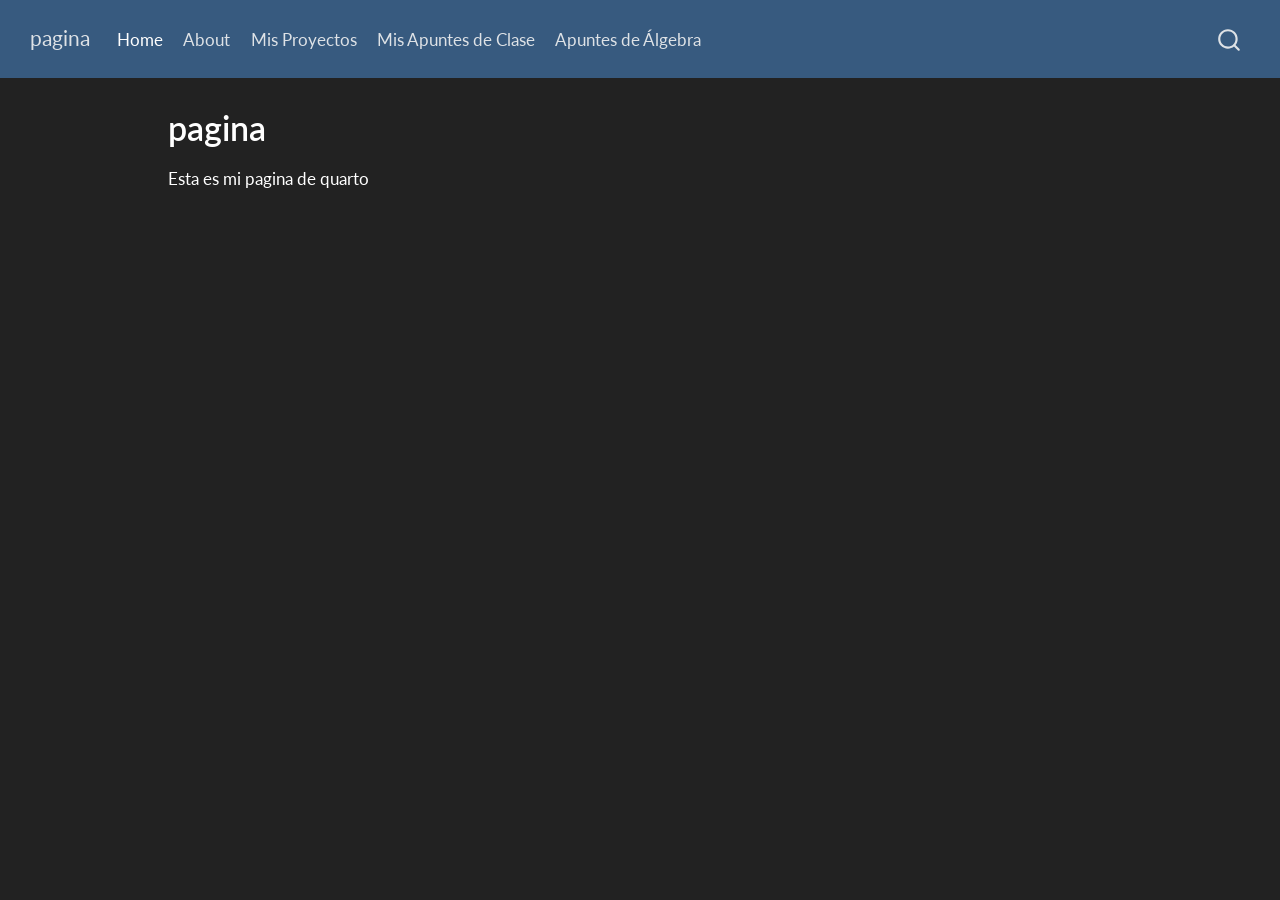
<file: index.html>
<!DOCTYPE html>
<html xmlns="http://www.w3.org/1999/xhtml" lang="en" xml:lang="en"><head>

<meta charset="utf-8">
<meta name="generator" content="quarto-1.7.32">

<meta name="viewport" content="width=device-width, initial-scale=1.0, user-scalable=yes">


<title>pagina</title>
<style>
code{white-space: pre-wrap;}
span.smallcaps{font-variant: small-caps;}
div.columns{display: flex; gap: min(4vw, 1.5em);}
div.column{flex: auto; overflow-x: auto;}
div.hanging-indent{margin-left: 1.5em; text-indent: -1.5em;}
ul.task-list{list-style: none;}
ul.task-list li input[type="checkbox"] {
  width: 0.8em;
  margin: 0 0.8em 0.2em -1em; /* quarto-specific, see https://github.com/quarto-dev/quarto-cli/issues/4556 */ 
  vertical-align: middle;
}
</style>


<script src="site_libs/quarto-nav/quarto-nav.js"></script>
<script src="site_libs/quarto-nav/headroom.min.js"></script>
<script src="site_libs/clipboard/clipboard.min.js"></script>
<script src="site_libs/quarto-search/autocomplete.umd.js"></script>
<script src="site_libs/quarto-search/fuse.min.js"></script>
<script src="site_libs/quarto-search/quarto-search.js"></script>
<meta name="quarto:offset" content="./">
<script src="site_libs/quarto-html/quarto.js" type="module"></script>
<script src="site_libs/quarto-html/tabsets/tabsets.js" type="module"></script>
<script src="site_libs/quarto-html/popper.min.js"></script>
<script src="site_libs/quarto-html/tippy.umd.min.js"></script>
<script src="site_libs/quarto-html/anchor.min.js"></script>
<link href="site_libs/quarto-html/tippy.css" rel="stylesheet">
<link href="site_libs/quarto-html/quarto-syntax-highlighting-dark-2fef5ea3f8957b3e4ecc936fc74692ca.css" rel="stylesheet" id="quarto-text-highlighting-styles">
<script src="site_libs/bootstrap/bootstrap.min.js"></script>
<link href="site_libs/bootstrap/bootstrap-icons.css" rel="stylesheet">
<link href="site_libs/bootstrap/bootstrap-e008de6af8431252e29b262ac60134c5.min.css" rel="stylesheet" append-hash="true" id="quarto-bootstrap" data-mode="dark">
<script id="quarto-search-options" type="application/json">{
  "location": "navbar",
  "copy-button": false,
  "collapse-after": 3,
  "panel-placement": "end",
  "type": "overlay",
  "limit": 50,
  "keyboard-shortcut": [
    "f",
    "/",
    "s"
  ],
  "show-item-context": false,
  "language": {
    "search-no-results-text": "No results",
    "search-matching-documents-text": "matching documents",
    "search-copy-link-title": "Copy link to search",
    "search-hide-matches-text": "Hide additional matches",
    "search-more-match-text": "more match in this document",
    "search-more-matches-text": "more matches in this document",
    "search-clear-button-title": "Clear",
    "search-text-placeholder": "",
    "search-detached-cancel-button-title": "Cancel",
    "search-submit-button-title": "Submit",
    "search-label": "Search"
  }
}</script>


<link rel="stylesheet" href="styles.css">
</head>

<body class="nav-fixed quarto-light">

<div id="quarto-search-results"></div>
  <header id="quarto-header" class="headroom fixed-top">
    <nav class="navbar navbar-expand-lg " data-bs-theme="dark">
      <div class="navbar-container container-fluid">
      <div class="navbar-brand-container mx-auto">
    <a class="navbar-brand" href="./index.html">
    <span class="navbar-title">pagina</span>
    </a>
  </div>
            <div id="quarto-search" class="" title="Search"></div>
          <button class="navbar-toggler" type="button" data-bs-toggle="collapse" data-bs-target="#navbarCollapse" aria-controls="navbarCollapse" role="menu" aria-expanded="false" aria-label="Toggle navigation" onclick="if (window.quartoToggleHeadroom) { window.quartoToggleHeadroom(); }">
  <span class="navbar-toggler-icon"></span>
</button>
          <div class="collapse navbar-collapse" id="navbarCollapse">
            <ul class="navbar-nav navbar-nav-scroll me-auto">
  <li class="nav-item">
    <a class="nav-link active" href="./index.html" aria-current="page"> 
<span class="menu-text">Home</span></a>
  </li>  
  <li class="nav-item">
    <a class="nav-link" href="./about.html"> 
<span class="menu-text">About</span></a>
  </li>  
  <li class="nav-item">
    <a class="nav-link" href="./proyectos.html"> 
<span class="menu-text">Mis Proyectos</span></a>
  </li>  
  <li class="nav-item">
    <a class="nav-link" href="./biblioteca.html"> 
<span class="menu-text">Mis Apuntes de Clase</span></a>
  </li>  
  <li class="nav-item">
    <a class="nav-link" href="./indice_algebra.html"> 
<span class="menu-text">Apuntes de Álgebra</span></a>
  </li>  
</ul>
          </div> <!-- /navcollapse -->
            <div class="quarto-navbar-tools">
</div>
      </div> <!-- /container-fluid -->
    </nav>
</header>
<!-- content -->
<div id="quarto-content" class="quarto-container page-columns page-rows-contents page-layout-article page-navbar">
<!-- sidebar -->
<!-- margin-sidebar -->
    <div id="quarto-margin-sidebar" class="sidebar margin-sidebar zindex-bottom">
        
    </div>
<!-- main -->
<main class="content" id="quarto-document-content">

<header id="title-block-header" class="quarto-title-block default">
<div class="quarto-title">
<h1 class="title">pagina</h1>
</div>



<div class="quarto-title-meta">

    
  
    
  </div>
  


</header>


<p>Esta es mi pagina de quarto</p>



</main> <!-- /main -->
<script id="quarto-html-after-body" type="application/javascript">
  window.document.addEventListener("DOMContentLoaded", function (event) {
    const icon = "";
    const anchorJS = new window.AnchorJS();
    anchorJS.options = {
      placement: 'right',
      icon: icon
    };
    anchorJS.add('.anchored');
    const isCodeAnnotation = (el) => {
      for (const clz of el.classList) {
        if (clz.startsWith('code-annotation-')) {                     
          return true;
        }
      }
      return false;
    }
    const onCopySuccess = function(e) {
      // button target
      const button = e.trigger;
      // don't keep focus
      button.blur();
      // flash "checked"
      button.classList.add('code-copy-button-checked');
      var currentTitle = button.getAttribute("title");
      button.setAttribute("title", "Copied!");
      let tooltip;
      if (window.bootstrap) {
        button.setAttribute("data-bs-toggle", "tooltip");
        button.setAttribute("data-bs-placement", "left");
        button.setAttribute("data-bs-title", "Copied!");
        tooltip = new bootstrap.Tooltip(button, 
          { trigger: "manual", 
            customClass: "code-copy-button-tooltip",
            offset: [0, -8]});
        tooltip.show();    
      }
      setTimeout(function() {
        if (tooltip) {
          tooltip.hide();
          button.removeAttribute("data-bs-title");
          button.removeAttribute("data-bs-toggle");
          button.removeAttribute("data-bs-placement");
        }
        button.setAttribute("title", currentTitle);
        button.classList.remove('code-copy-button-checked');
      }, 1000);
      // clear code selection
      e.clearSelection();
    }
    const getTextToCopy = function(trigger) {
        const codeEl = trigger.previousElementSibling.cloneNode(true);
        for (const childEl of codeEl.children) {
          if (isCodeAnnotation(childEl)) {
            childEl.remove();
          }
        }
        return codeEl.innerText;
    }
    const clipboard = new window.ClipboardJS('.code-copy-button:not([data-in-quarto-modal])', {
      text: getTextToCopy
    });
    clipboard.on('success', onCopySuccess);
    if (window.document.getElementById('quarto-embedded-source-code-modal')) {
      const clipboardModal = new window.ClipboardJS('.code-copy-button[data-in-quarto-modal]', {
        text: getTextToCopy,
        container: window.document.getElementById('quarto-embedded-source-code-modal')
      });
      clipboardModal.on('success', onCopySuccess);
    }
      var localhostRegex = new RegExp(/^(?:http|https):\/\/localhost\:?[0-9]*\//);
      var mailtoRegex = new RegExp(/^mailto:/);
        var filterRegex = new RegExp("https:\/\/qualityvvs\.github\.io\/website\/");
      var isInternal = (href) => {
          return filterRegex.test(href) || localhostRegex.test(href) || mailtoRegex.test(href);
      }
      // Inspect non-navigation links and adorn them if external
     var links = window.document.querySelectorAll('a[href]:not(.nav-link):not(.navbar-brand):not(.toc-action):not(.sidebar-link):not(.sidebar-item-toggle):not(.pagination-link):not(.no-external):not([aria-hidden]):not(.dropdown-item):not(.quarto-navigation-tool):not(.about-link)');
      for (var i=0; i<links.length; i++) {
        const link = links[i];
        if (!isInternal(link.href)) {
          // undo the damage that might have been done by quarto-nav.js in the case of
          // links that we want to consider external
          if (link.dataset.originalHref !== undefined) {
            link.href = link.dataset.originalHref;
          }
        }
      }
    function tippyHover(el, contentFn, onTriggerFn, onUntriggerFn) {
      const config = {
        allowHTML: true,
        maxWidth: 500,
        delay: 100,
        arrow: false,
        appendTo: function(el) {
            return el.parentElement;
        },
        interactive: true,
        interactiveBorder: 10,
        theme: 'quarto',
        placement: 'bottom-start',
      };
      if (contentFn) {
        config.content = contentFn;
      }
      if (onTriggerFn) {
        config.onTrigger = onTriggerFn;
      }
      if (onUntriggerFn) {
        config.onUntrigger = onUntriggerFn;
      }
      window.tippy(el, config); 
    }
    const noterefs = window.document.querySelectorAll('a[role="doc-noteref"]');
    for (var i=0; i<noterefs.length; i++) {
      const ref = noterefs[i];
      tippyHover(ref, function() {
        // use id or data attribute instead here
        let href = ref.getAttribute('data-footnote-href') || ref.getAttribute('href');
        try { href = new URL(href).hash; } catch {}
        const id = href.replace(/^#\/?/, "");
        const note = window.document.getElementById(id);
        if (note) {
          return note.innerHTML;
        } else {
          return "";
        }
      });
    }
    const xrefs = window.document.querySelectorAll('a.quarto-xref');
    const processXRef = (id, note) => {
      // Strip column container classes
      const stripColumnClz = (el) => {
        el.classList.remove("page-full", "page-columns");
        if (el.children) {
          for (const child of el.children) {
            stripColumnClz(child);
          }
        }
      }
      stripColumnClz(note)
      if (id === null || id.startsWith('sec-')) {
        // Special case sections, only their first couple elements
        const container = document.createElement("div");
        if (note.children && note.children.length > 2) {
          container.appendChild(note.children[0].cloneNode(true));
          for (let i = 1; i < note.children.length; i++) {
            const child = note.children[i];
            if (child.tagName === "P" && child.innerText === "") {
              continue;
            } else {
              container.appendChild(child.cloneNode(true));
              break;
            }
          }
          if (window.Quarto?.typesetMath) {
            window.Quarto.typesetMath(container);
          }
          return container.innerHTML
        } else {
          if (window.Quarto?.typesetMath) {
            window.Quarto.typesetMath(note);
          }
          return note.innerHTML;
        }
      } else {
        // Remove any anchor links if they are present
        const anchorLink = note.querySelector('a.anchorjs-link');
        if (anchorLink) {
          anchorLink.remove();
        }
        if (window.Quarto?.typesetMath) {
          window.Quarto.typesetMath(note);
        }
        if (note.classList.contains("callout")) {
          return note.outerHTML;
        } else {
          return note.innerHTML;
        }
      }
    }
    for (var i=0; i<xrefs.length; i++) {
      const xref = xrefs[i];
      tippyHover(xref, undefined, function(instance) {
        instance.disable();
        let url = xref.getAttribute('href');
        let hash = undefined; 
        if (url.startsWith('#')) {
          hash = url;
        } else {
          try { hash = new URL(url).hash; } catch {}
        }
        if (hash) {
          const id = hash.replace(/^#\/?/, "");
          const note = window.document.getElementById(id);
          if (note !== null) {
            try {
              const html = processXRef(id, note.cloneNode(true));
              instance.setContent(html);
            } finally {
              instance.enable();
              instance.show();
            }
          } else {
            // See if we can fetch this
            fetch(url.split('#')[0])
            .then(res => res.text())
            .then(html => {
              const parser = new DOMParser();
              const htmlDoc = parser.parseFromString(html, "text/html");
              const note = htmlDoc.getElementById(id);
              if (note !== null) {
                const html = processXRef(id, note);
                instance.setContent(html);
              } 
            }).finally(() => {
              instance.enable();
              instance.show();
            });
          }
        } else {
          // See if we can fetch a full url (with no hash to target)
          // This is a special case and we should probably do some content thinning / targeting
          fetch(url)
          .then(res => res.text())
          .then(html => {
            const parser = new DOMParser();
            const htmlDoc = parser.parseFromString(html, "text/html");
            const note = htmlDoc.querySelector('main.content');
            if (note !== null) {
              // This should only happen for chapter cross references
              // (since there is no id in the URL)
              // remove the first header
              if (note.children.length > 0 && note.children[0].tagName === "HEADER") {
                note.children[0].remove();
              }
              const html = processXRef(null, note);
              instance.setContent(html);
            } 
          }).finally(() => {
            instance.enable();
            instance.show();
          });
        }
      }, function(instance) {
      });
    }
        let selectedAnnoteEl;
        const selectorForAnnotation = ( cell, annotation) => {
          let cellAttr = 'data-code-cell="' + cell + '"';
          let lineAttr = 'data-code-annotation="' +  annotation + '"';
          const selector = 'span[' + cellAttr + '][' + lineAttr + ']';
          return selector;
        }
        const selectCodeLines = (annoteEl) => {
          const doc = window.document;
          const targetCell = annoteEl.getAttribute("data-target-cell");
          const targetAnnotation = annoteEl.getAttribute("data-target-annotation");
          const annoteSpan = window.document.querySelector(selectorForAnnotation(targetCell, targetAnnotation));
          const lines = annoteSpan.getAttribute("data-code-lines").split(",");
          const lineIds = lines.map((line) => {
            return targetCell + "-" + line;
          })
          let top = null;
          let height = null;
          let parent = null;
          if (lineIds.length > 0) {
              //compute the position of the single el (top and bottom and make a div)
              const el = window.document.getElementById(lineIds[0]);
              top = el.offsetTop;
              height = el.offsetHeight;
              parent = el.parentElement.parentElement;
            if (lineIds.length > 1) {
              const lastEl = window.document.getElementById(lineIds[lineIds.length - 1]);
              const bottom = lastEl.offsetTop + lastEl.offsetHeight;
              height = bottom - top;
            }
            if (top !== null && height !== null && parent !== null) {
              // cook up a div (if necessary) and position it 
              let div = window.document.getElementById("code-annotation-line-highlight");
              if (div === null) {
                div = window.document.createElement("div");
                div.setAttribute("id", "code-annotation-line-highlight");
                div.style.position = 'absolute';
                parent.appendChild(div);
              }
              div.style.top = top - 2 + "px";
              div.style.height = height + 4 + "px";
              div.style.left = 0;
              let gutterDiv = window.document.getElementById("code-annotation-line-highlight-gutter");
              if (gutterDiv === null) {
                gutterDiv = window.document.createElement("div");
                gutterDiv.setAttribute("id", "code-annotation-line-highlight-gutter");
                gutterDiv.style.position = 'absolute';
                const codeCell = window.document.getElementById(targetCell);
                const gutter = codeCell.querySelector('.code-annotation-gutter');
                gutter.appendChild(gutterDiv);
              }
              gutterDiv.style.top = top - 2 + "px";
              gutterDiv.style.height = height + 4 + "px";
            }
            selectedAnnoteEl = annoteEl;
          }
        };
        const unselectCodeLines = () => {
          const elementsIds = ["code-annotation-line-highlight", "code-annotation-line-highlight-gutter"];
          elementsIds.forEach((elId) => {
            const div = window.document.getElementById(elId);
            if (div) {
              div.remove();
            }
          });
          selectedAnnoteEl = undefined;
        };
          // Handle positioning of the toggle
      window.addEventListener(
        "resize",
        throttle(() => {
          elRect = undefined;
          if (selectedAnnoteEl) {
            selectCodeLines(selectedAnnoteEl);
          }
        }, 10)
      );
      function throttle(fn, ms) {
      let throttle = false;
      let timer;
        return (...args) => {
          if(!throttle) { // first call gets through
              fn.apply(this, args);
              throttle = true;
          } else { // all the others get throttled
              if(timer) clearTimeout(timer); // cancel #2
              timer = setTimeout(() => {
                fn.apply(this, args);
                timer = throttle = false;
              }, ms);
          }
        };
      }
        // Attach click handler to the DT
        const annoteDls = window.document.querySelectorAll('dt[data-target-cell]');
        for (const annoteDlNode of annoteDls) {
          annoteDlNode.addEventListener('click', (event) => {
            const clickedEl = event.target;
            if (clickedEl !== selectedAnnoteEl) {
              unselectCodeLines();
              const activeEl = window.document.querySelector('dt[data-target-cell].code-annotation-active');
              if (activeEl) {
                activeEl.classList.remove('code-annotation-active');
              }
              selectCodeLines(clickedEl);
              clickedEl.classList.add('code-annotation-active');
            } else {
              // Unselect the line
              unselectCodeLines();
              clickedEl.classList.remove('code-annotation-active');
            }
          });
        }
    const findCites = (el) => {
      const parentEl = el.parentElement;
      if (parentEl) {
        const cites = parentEl.dataset.cites;
        if (cites) {
          return {
            el,
            cites: cites.split(' ')
          };
        } else {
          return findCites(el.parentElement)
        }
      } else {
        return undefined;
      }
    };
    var bibliorefs = window.document.querySelectorAll('a[role="doc-biblioref"]');
    for (var i=0; i<bibliorefs.length; i++) {
      const ref = bibliorefs[i];
      const citeInfo = findCites(ref);
      if (citeInfo) {
        tippyHover(citeInfo.el, function() {
          var popup = window.document.createElement('div');
          citeInfo.cites.forEach(function(cite) {
            var citeDiv = window.document.createElement('div');
            citeDiv.classList.add('hanging-indent');
            citeDiv.classList.add('csl-entry');
            var biblioDiv = window.document.getElementById('ref-' + cite);
            if (biblioDiv) {
              citeDiv.innerHTML = biblioDiv.innerHTML;
            }
            popup.appendChild(citeDiv);
          });
          return popup.innerHTML;
        });
      }
    }
  });
  </script>
</div> <!-- /content -->




</body></html>
</file>
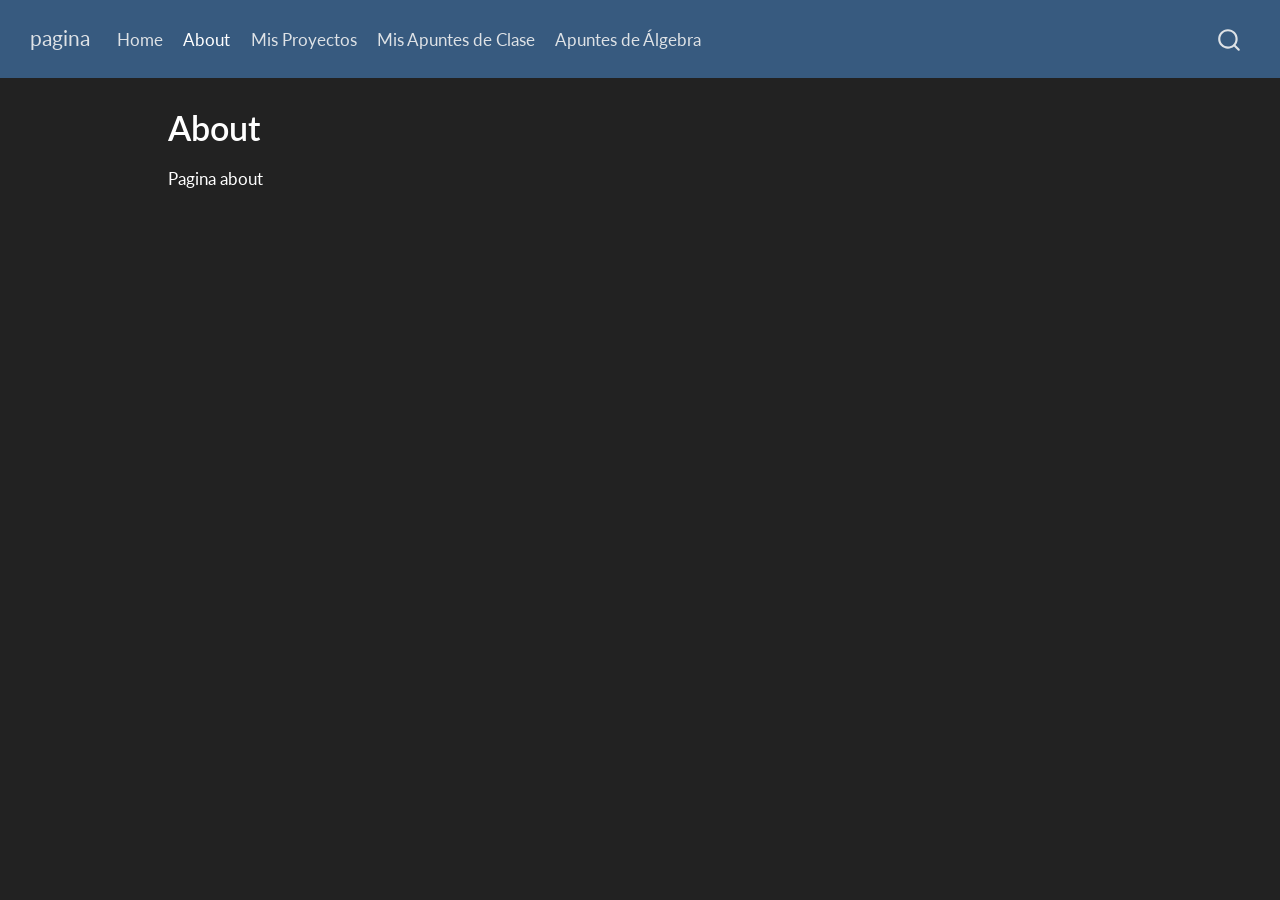
<file: about.html>
<!DOCTYPE html>
<html xmlns="http://www.w3.org/1999/xhtml" lang="en" xml:lang="en"><head>

<meta charset="utf-8">
<meta name="generator" content="quarto-1.7.32">

<meta name="viewport" content="width=device-width, initial-scale=1.0, user-scalable=yes">


<title>About – pagina</title>
<style>
code{white-space: pre-wrap;}
span.smallcaps{font-variant: small-caps;}
div.columns{display: flex; gap: min(4vw, 1.5em);}
div.column{flex: auto; overflow-x: auto;}
div.hanging-indent{margin-left: 1.5em; text-indent: -1.5em;}
ul.task-list{list-style: none;}
ul.task-list li input[type="checkbox"] {
  width: 0.8em;
  margin: 0 0.8em 0.2em -1em; /* quarto-specific, see https://github.com/quarto-dev/quarto-cli/issues/4556 */ 
  vertical-align: middle;
}
</style>


<script src="site_libs/quarto-nav/quarto-nav.js"></script>
<script src="site_libs/quarto-nav/headroom.min.js"></script>
<script src="site_libs/clipboard/clipboard.min.js"></script>
<script src="site_libs/quarto-search/autocomplete.umd.js"></script>
<script src="site_libs/quarto-search/fuse.min.js"></script>
<script src="site_libs/quarto-search/quarto-search.js"></script>
<meta name="quarto:offset" content="./">
<script src="site_libs/quarto-html/quarto.js" type="module"></script>
<script src="site_libs/quarto-html/tabsets/tabsets.js" type="module"></script>
<script src="site_libs/quarto-html/popper.min.js"></script>
<script src="site_libs/quarto-html/tippy.umd.min.js"></script>
<script src="site_libs/quarto-html/anchor.min.js"></script>
<link href="site_libs/quarto-html/tippy.css" rel="stylesheet">
<link href="site_libs/quarto-html/quarto-syntax-highlighting-dark-2fef5ea3f8957b3e4ecc936fc74692ca.css" rel="stylesheet" id="quarto-text-highlighting-styles">
<script src="site_libs/bootstrap/bootstrap.min.js"></script>
<link href="site_libs/bootstrap/bootstrap-icons.css" rel="stylesheet">
<link href="site_libs/bootstrap/bootstrap-e008de6af8431252e29b262ac60134c5.min.css" rel="stylesheet" append-hash="true" id="quarto-bootstrap" data-mode="dark">
<script id="quarto-search-options" type="application/json">{
  "location": "navbar",
  "copy-button": false,
  "collapse-after": 3,
  "panel-placement": "end",
  "type": "overlay",
  "limit": 50,
  "keyboard-shortcut": [
    "f",
    "/",
    "s"
  ],
  "show-item-context": false,
  "language": {
    "search-no-results-text": "No results",
    "search-matching-documents-text": "matching documents",
    "search-copy-link-title": "Copy link to search",
    "search-hide-matches-text": "Hide additional matches",
    "search-more-match-text": "more match in this document",
    "search-more-matches-text": "more matches in this document",
    "search-clear-button-title": "Clear",
    "search-text-placeholder": "",
    "search-detached-cancel-button-title": "Cancel",
    "search-submit-button-title": "Submit",
    "search-label": "Search"
  }
}</script>


<link rel="stylesheet" href="styles.css">
</head>

<body class="nav-fixed quarto-light">

<div id="quarto-search-results"></div>
  <header id="quarto-header" class="headroom fixed-top">
    <nav class="navbar navbar-expand-lg " data-bs-theme="dark">
      <div class="navbar-container container-fluid">
      <div class="navbar-brand-container mx-auto">
    <a class="navbar-brand" href="./index.html">
    <span class="navbar-title">pagina</span>
    </a>
  </div>
            <div id="quarto-search" class="" title="Search"></div>
          <button class="navbar-toggler" type="button" data-bs-toggle="collapse" data-bs-target="#navbarCollapse" aria-controls="navbarCollapse" role="menu" aria-expanded="false" aria-label="Toggle navigation" onclick="if (window.quartoToggleHeadroom) { window.quartoToggleHeadroom(); }">
  <span class="navbar-toggler-icon"></span>
</button>
          <div class="collapse navbar-collapse" id="navbarCollapse">
            <ul class="navbar-nav navbar-nav-scroll me-auto">
  <li class="nav-item">
    <a class="nav-link" href="./index.html"> 
<span class="menu-text">Home</span></a>
  </li>  
  <li class="nav-item">
    <a class="nav-link active" href="./about.html" aria-current="page"> 
<span class="menu-text">About</span></a>
  </li>  
  <li class="nav-item">
    <a class="nav-link" href="./proyectos.html"> 
<span class="menu-text">Mis Proyectos</span></a>
  </li>  
  <li class="nav-item">
    <a class="nav-link" href="./biblioteca.html"> 
<span class="menu-text">Mis Apuntes de Clase</span></a>
  </li>  
  <li class="nav-item">
    <a class="nav-link" href="./indice_algebra.html"> 
<span class="menu-text">Apuntes de Álgebra</span></a>
  </li>  
</ul>
          </div> <!-- /navcollapse -->
            <div class="quarto-navbar-tools">
</div>
      </div> <!-- /container-fluid -->
    </nav>
</header>
<!-- content -->
<div id="quarto-content" class="quarto-container page-columns page-rows-contents page-layout-article page-navbar">
<!-- sidebar -->
<!-- margin-sidebar -->
    <div id="quarto-margin-sidebar" class="sidebar margin-sidebar zindex-bottom">
        
    </div>
<!-- main -->
<main class="content" id="quarto-document-content">

<header id="title-block-header" class="quarto-title-block default">
<div class="quarto-title">
<h1 class="title">About</h1>
</div>



<div class="quarto-title-meta">

    
  
    
  </div>
  


</header>


<p>Pagina about</p>



</main> <!-- /main -->
<script id="quarto-html-after-body" type="application/javascript">
  window.document.addEventListener("DOMContentLoaded", function (event) {
    const icon = "";
    const anchorJS = new window.AnchorJS();
    anchorJS.options = {
      placement: 'right',
      icon: icon
    };
    anchorJS.add('.anchored');
    const isCodeAnnotation = (el) => {
      for (const clz of el.classList) {
        if (clz.startsWith('code-annotation-')) {                     
          return true;
        }
      }
      return false;
    }
    const onCopySuccess = function(e) {
      // button target
      const button = e.trigger;
      // don't keep focus
      button.blur();
      // flash "checked"
      button.classList.add('code-copy-button-checked');
      var currentTitle = button.getAttribute("title");
      button.setAttribute("title", "Copied!");
      let tooltip;
      if (window.bootstrap) {
        button.setAttribute("data-bs-toggle", "tooltip");
        button.setAttribute("data-bs-placement", "left");
        button.setAttribute("data-bs-title", "Copied!");
        tooltip = new bootstrap.Tooltip(button, 
          { trigger: "manual", 
            customClass: "code-copy-button-tooltip",
            offset: [0, -8]});
        tooltip.show();    
      }
      setTimeout(function() {
        if (tooltip) {
          tooltip.hide();
          button.removeAttribute("data-bs-title");
          button.removeAttribute("data-bs-toggle");
          button.removeAttribute("data-bs-placement");
        }
        button.setAttribute("title", currentTitle);
        button.classList.remove('code-copy-button-checked');
      }, 1000);
      // clear code selection
      e.clearSelection();
    }
    const getTextToCopy = function(trigger) {
        const codeEl = trigger.previousElementSibling.cloneNode(true);
        for (const childEl of codeEl.children) {
          if (isCodeAnnotation(childEl)) {
            childEl.remove();
          }
        }
        return codeEl.innerText;
    }
    const clipboard = new window.ClipboardJS('.code-copy-button:not([data-in-quarto-modal])', {
      text: getTextToCopy
    });
    clipboard.on('success', onCopySuccess);
    if (window.document.getElementById('quarto-embedded-source-code-modal')) {
      const clipboardModal = new window.ClipboardJS('.code-copy-button[data-in-quarto-modal]', {
        text: getTextToCopy,
        container: window.document.getElementById('quarto-embedded-source-code-modal')
      });
      clipboardModal.on('success', onCopySuccess);
    }
      var localhostRegex = new RegExp(/^(?:http|https):\/\/localhost\:?[0-9]*\//);
      var mailtoRegex = new RegExp(/^mailto:/);
        var filterRegex = new RegExp("https:\/\/qualityvvs\.github\.io\/website\/");
      var isInternal = (href) => {
          return filterRegex.test(href) || localhostRegex.test(href) || mailtoRegex.test(href);
      }
      // Inspect non-navigation links and adorn them if external
     var links = window.document.querySelectorAll('a[href]:not(.nav-link):not(.navbar-brand):not(.toc-action):not(.sidebar-link):not(.sidebar-item-toggle):not(.pagination-link):not(.no-external):not([aria-hidden]):not(.dropdown-item):not(.quarto-navigation-tool):not(.about-link)');
      for (var i=0; i<links.length; i++) {
        const link = links[i];
        if (!isInternal(link.href)) {
          // undo the damage that might have been done by quarto-nav.js in the case of
          // links that we want to consider external
          if (link.dataset.originalHref !== undefined) {
            link.href = link.dataset.originalHref;
          }
        }
      }
    function tippyHover(el, contentFn, onTriggerFn, onUntriggerFn) {
      const config = {
        allowHTML: true,
        maxWidth: 500,
        delay: 100,
        arrow: false,
        appendTo: function(el) {
            return el.parentElement;
        },
        interactive: true,
        interactiveBorder: 10,
        theme: 'quarto',
        placement: 'bottom-start',
      };
      if (contentFn) {
        config.content = contentFn;
      }
      if (onTriggerFn) {
        config.onTrigger = onTriggerFn;
      }
      if (onUntriggerFn) {
        config.onUntrigger = onUntriggerFn;
      }
      window.tippy(el, config); 
    }
    const noterefs = window.document.querySelectorAll('a[role="doc-noteref"]');
    for (var i=0; i<noterefs.length; i++) {
      const ref = noterefs[i];
      tippyHover(ref, function() {
        // use id or data attribute instead here
        let href = ref.getAttribute('data-footnote-href') || ref.getAttribute('href');
        try { href = new URL(href).hash; } catch {}
        const id = href.replace(/^#\/?/, "");
        const note = window.document.getElementById(id);
        if (note) {
          return note.innerHTML;
        } else {
          return "";
        }
      });
    }
    const xrefs = window.document.querySelectorAll('a.quarto-xref');
    const processXRef = (id, note) => {
      // Strip column container classes
      const stripColumnClz = (el) => {
        el.classList.remove("page-full", "page-columns");
        if (el.children) {
          for (const child of el.children) {
            stripColumnClz(child);
          }
        }
      }
      stripColumnClz(note)
      if (id === null || id.startsWith('sec-')) {
        // Special case sections, only their first couple elements
        const container = document.createElement("div");
        if (note.children && note.children.length > 2) {
          container.appendChild(note.children[0].cloneNode(true));
          for (let i = 1; i < note.children.length; i++) {
            const child = note.children[i];
            if (child.tagName === "P" && child.innerText === "") {
              continue;
            } else {
              container.appendChild(child.cloneNode(true));
              break;
            }
          }
          if (window.Quarto?.typesetMath) {
            window.Quarto.typesetMath(container);
          }
          return container.innerHTML
        } else {
          if (window.Quarto?.typesetMath) {
            window.Quarto.typesetMath(note);
          }
          return note.innerHTML;
        }
      } else {
        // Remove any anchor links if they are present
        const anchorLink = note.querySelector('a.anchorjs-link');
        if (anchorLink) {
          anchorLink.remove();
        }
        if (window.Quarto?.typesetMath) {
          window.Quarto.typesetMath(note);
        }
        if (note.classList.contains("callout")) {
          return note.outerHTML;
        } else {
          return note.innerHTML;
        }
      }
    }
    for (var i=0; i<xrefs.length; i++) {
      const xref = xrefs[i];
      tippyHover(xref, undefined, function(instance) {
        instance.disable();
        let url = xref.getAttribute('href');
        let hash = undefined; 
        if (url.startsWith('#')) {
          hash = url;
        } else {
          try { hash = new URL(url).hash; } catch {}
        }
        if (hash) {
          const id = hash.replace(/^#\/?/, "");
          const note = window.document.getElementById(id);
          if (note !== null) {
            try {
              const html = processXRef(id, note.cloneNode(true));
              instance.setContent(html);
            } finally {
              instance.enable();
              instance.show();
            }
          } else {
            // See if we can fetch this
            fetch(url.split('#')[0])
            .then(res => res.text())
            .then(html => {
              const parser = new DOMParser();
              const htmlDoc = parser.parseFromString(html, "text/html");
              const note = htmlDoc.getElementById(id);
              if (note !== null) {
                const html = processXRef(id, note);
                instance.setContent(html);
              } 
            }).finally(() => {
              instance.enable();
              instance.show();
            });
          }
        } else {
          // See if we can fetch a full url (with no hash to target)
          // This is a special case and we should probably do some content thinning / targeting
          fetch(url)
          .then(res => res.text())
          .then(html => {
            const parser = new DOMParser();
            const htmlDoc = parser.parseFromString(html, "text/html");
            const note = htmlDoc.querySelector('main.content');
            if (note !== null) {
              // This should only happen for chapter cross references
              // (since there is no id in the URL)
              // remove the first header
              if (note.children.length > 0 && note.children[0].tagName === "HEADER") {
                note.children[0].remove();
              }
              const html = processXRef(null, note);
              instance.setContent(html);
            } 
          }).finally(() => {
            instance.enable();
            instance.show();
          });
        }
      }, function(instance) {
      });
    }
        let selectedAnnoteEl;
        const selectorForAnnotation = ( cell, annotation) => {
          let cellAttr = 'data-code-cell="' + cell + '"';
          let lineAttr = 'data-code-annotation="' +  annotation + '"';
          const selector = 'span[' + cellAttr + '][' + lineAttr + ']';
          return selector;
        }
        const selectCodeLines = (annoteEl) => {
          const doc = window.document;
          const targetCell = annoteEl.getAttribute("data-target-cell");
          const targetAnnotation = annoteEl.getAttribute("data-target-annotation");
          const annoteSpan = window.document.querySelector(selectorForAnnotation(targetCell, targetAnnotation));
          const lines = annoteSpan.getAttribute("data-code-lines").split(",");
          const lineIds = lines.map((line) => {
            return targetCell + "-" + line;
          })
          let top = null;
          let height = null;
          let parent = null;
          if (lineIds.length > 0) {
              //compute the position of the single el (top and bottom and make a div)
              const el = window.document.getElementById(lineIds[0]);
              top = el.offsetTop;
              height = el.offsetHeight;
              parent = el.parentElement.parentElement;
            if (lineIds.length > 1) {
              const lastEl = window.document.getElementById(lineIds[lineIds.length - 1]);
              const bottom = lastEl.offsetTop + lastEl.offsetHeight;
              height = bottom - top;
            }
            if (top !== null && height !== null && parent !== null) {
              // cook up a div (if necessary) and position it 
              let div = window.document.getElementById("code-annotation-line-highlight");
              if (div === null) {
                div = window.document.createElement("div");
                div.setAttribute("id", "code-annotation-line-highlight");
                div.style.position = 'absolute';
                parent.appendChild(div);
              }
              div.style.top = top - 2 + "px";
              div.style.height = height + 4 + "px";
              div.style.left = 0;
              let gutterDiv = window.document.getElementById("code-annotation-line-highlight-gutter");
              if (gutterDiv === null) {
                gutterDiv = window.document.createElement("div");
                gutterDiv.setAttribute("id", "code-annotation-line-highlight-gutter");
                gutterDiv.style.position = 'absolute';
                const codeCell = window.document.getElementById(targetCell);
                const gutter = codeCell.querySelector('.code-annotation-gutter');
                gutter.appendChild(gutterDiv);
              }
              gutterDiv.style.top = top - 2 + "px";
              gutterDiv.style.height = height + 4 + "px";
            }
            selectedAnnoteEl = annoteEl;
          }
        };
        const unselectCodeLines = () => {
          const elementsIds = ["code-annotation-line-highlight", "code-annotation-line-highlight-gutter"];
          elementsIds.forEach((elId) => {
            const div = window.document.getElementById(elId);
            if (div) {
              div.remove();
            }
          });
          selectedAnnoteEl = undefined;
        };
          // Handle positioning of the toggle
      window.addEventListener(
        "resize",
        throttle(() => {
          elRect = undefined;
          if (selectedAnnoteEl) {
            selectCodeLines(selectedAnnoteEl);
          }
        }, 10)
      );
      function throttle(fn, ms) {
      let throttle = false;
      let timer;
        return (...args) => {
          if(!throttle) { // first call gets through
              fn.apply(this, args);
              throttle = true;
          } else { // all the others get throttled
              if(timer) clearTimeout(timer); // cancel #2
              timer = setTimeout(() => {
                fn.apply(this, args);
                timer = throttle = false;
              }, ms);
          }
        };
      }
        // Attach click handler to the DT
        const annoteDls = window.document.querySelectorAll('dt[data-target-cell]');
        for (const annoteDlNode of annoteDls) {
          annoteDlNode.addEventListener('click', (event) => {
            const clickedEl = event.target;
            if (clickedEl !== selectedAnnoteEl) {
              unselectCodeLines();
              const activeEl = window.document.querySelector('dt[data-target-cell].code-annotation-active');
              if (activeEl) {
                activeEl.classList.remove('code-annotation-active');
              }
              selectCodeLines(clickedEl);
              clickedEl.classList.add('code-annotation-active');
            } else {
              // Unselect the line
              unselectCodeLines();
              clickedEl.classList.remove('code-annotation-active');
            }
          });
        }
    const findCites = (el) => {
      const parentEl = el.parentElement;
      if (parentEl) {
        const cites = parentEl.dataset.cites;
        if (cites) {
          return {
            el,
            cites: cites.split(' ')
          };
        } else {
          return findCites(el.parentElement)
        }
      } else {
        return undefined;
      }
    };
    var bibliorefs = window.document.querySelectorAll('a[role="doc-biblioref"]');
    for (var i=0; i<bibliorefs.length; i++) {
      const ref = bibliorefs[i];
      const citeInfo = findCites(ref);
      if (citeInfo) {
        tippyHover(citeInfo.el, function() {
          var popup = window.document.createElement('div');
          citeInfo.cites.forEach(function(cite) {
            var citeDiv = window.document.createElement('div');
            citeDiv.classList.add('hanging-indent');
            citeDiv.classList.add('csl-entry');
            var biblioDiv = window.document.getElementById('ref-' + cite);
            if (biblioDiv) {
              citeDiv.innerHTML = biblioDiv.innerHTML;
            }
            popup.appendChild(citeDiv);
          });
          return popup.innerHTML;
        });
      }
    }
  });
  </script>
</div> <!-- /content -->




</body></html>
</file>
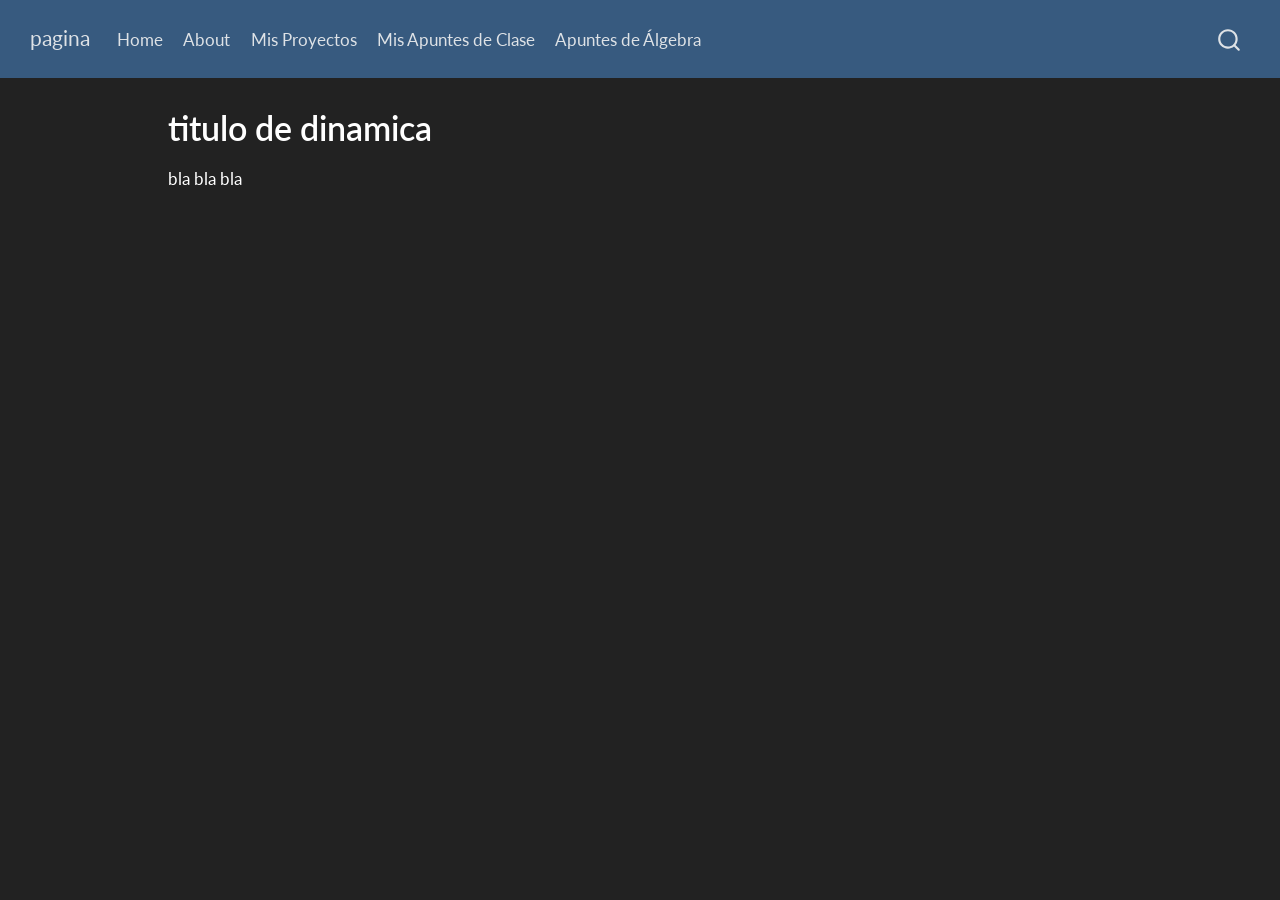
<file: dinamica.html>
<!DOCTYPE html>
<html xmlns="http://www.w3.org/1999/xhtml" lang="en" xml:lang="en"><head>

<meta charset="utf-8">
<meta name="generator" content="quarto-1.7.32">

<meta name="viewport" content="width=device-width, initial-scale=1.0, user-scalable=yes">


<title>titulo de dinamica – pagina</title>
<style>
code{white-space: pre-wrap;}
span.smallcaps{font-variant: small-caps;}
div.columns{display: flex; gap: min(4vw, 1.5em);}
div.column{flex: auto; overflow-x: auto;}
div.hanging-indent{margin-left: 1.5em; text-indent: -1.5em;}
ul.task-list{list-style: none;}
ul.task-list li input[type="checkbox"] {
  width: 0.8em;
  margin: 0 0.8em 0.2em -1em; /* quarto-specific, see https://github.com/quarto-dev/quarto-cli/issues/4556 */ 
  vertical-align: middle;
}
</style>


<script src="site_libs/quarto-nav/quarto-nav.js"></script>
<script src="site_libs/quarto-nav/headroom.min.js"></script>
<script src="site_libs/clipboard/clipboard.min.js"></script>
<script src="site_libs/quarto-search/autocomplete.umd.js"></script>
<script src="site_libs/quarto-search/fuse.min.js"></script>
<script src="site_libs/quarto-search/quarto-search.js"></script>
<meta name="quarto:offset" content="./">
<script src="site_libs/quarto-html/quarto.js" type="module"></script>
<script src="site_libs/quarto-html/tabsets/tabsets.js" type="module"></script>
<script src="site_libs/quarto-html/popper.min.js"></script>
<script src="site_libs/quarto-html/tippy.umd.min.js"></script>
<script src="site_libs/quarto-html/anchor.min.js"></script>
<link href="site_libs/quarto-html/tippy.css" rel="stylesheet">
<link href="site_libs/quarto-html/quarto-syntax-highlighting-dark-2fef5ea3f8957b3e4ecc936fc74692ca.css" rel="stylesheet" id="quarto-text-highlighting-styles">
<script src="site_libs/bootstrap/bootstrap.min.js"></script>
<link href="site_libs/bootstrap/bootstrap-icons.css" rel="stylesheet">
<link href="site_libs/bootstrap/bootstrap-e008de6af8431252e29b262ac60134c5.min.css" rel="stylesheet" append-hash="true" id="quarto-bootstrap" data-mode="dark">
<script id="quarto-search-options" type="application/json">{
  "location": "navbar",
  "copy-button": false,
  "collapse-after": 3,
  "panel-placement": "end",
  "type": "overlay",
  "limit": 50,
  "keyboard-shortcut": [
    "f",
    "/",
    "s"
  ],
  "show-item-context": false,
  "language": {
    "search-no-results-text": "No results",
    "search-matching-documents-text": "matching documents",
    "search-copy-link-title": "Copy link to search",
    "search-hide-matches-text": "Hide additional matches",
    "search-more-match-text": "more match in this document",
    "search-more-matches-text": "more matches in this document",
    "search-clear-button-title": "Clear",
    "search-text-placeholder": "",
    "search-detached-cancel-button-title": "Cancel",
    "search-submit-button-title": "Submit",
    "search-label": "Search"
  }
}</script>


<link rel="stylesheet" href="styles.css">
</head>

<body class="nav-fixed quarto-light">

<div id="quarto-search-results"></div>
  <header id="quarto-header" class="headroom fixed-top">
    <nav class="navbar navbar-expand-lg " data-bs-theme="dark">
      <div class="navbar-container container-fluid">
      <div class="navbar-brand-container mx-auto">
    <a class="navbar-brand" href="./index.html">
    <span class="navbar-title">pagina</span>
    </a>
  </div>
            <div id="quarto-search" class="" title="Search"></div>
          <button class="navbar-toggler" type="button" data-bs-toggle="collapse" data-bs-target="#navbarCollapse" aria-controls="navbarCollapse" role="menu" aria-expanded="false" aria-label="Toggle navigation" onclick="if (window.quartoToggleHeadroom) { window.quartoToggleHeadroom(); }">
  <span class="navbar-toggler-icon"></span>
</button>
          <div class="collapse navbar-collapse" id="navbarCollapse">
            <ul class="navbar-nav navbar-nav-scroll me-auto">
  <li class="nav-item">
    <a class="nav-link" href="./index.html"> 
<span class="menu-text">Home</span></a>
  </li>  
  <li class="nav-item">
    <a class="nav-link" href="./about.html"> 
<span class="menu-text">About</span></a>
  </li>  
  <li class="nav-item">
    <a class="nav-link" href="./proyectos.html"> 
<span class="menu-text">Mis Proyectos</span></a>
  </li>  
  <li class="nav-item">
    <a class="nav-link" href="./biblioteca.html"> 
<span class="menu-text">Mis Apuntes de Clase</span></a>
  </li>  
  <li class="nav-item">
    <a class="nav-link" href="./indice_algebra.html"> 
<span class="menu-text">Apuntes de Álgebra</span></a>
  </li>  
</ul>
          </div> <!-- /navcollapse -->
            <div class="quarto-navbar-tools">
</div>
      </div> <!-- /container-fluid -->
    </nav>
</header>
<!-- content -->
<div id="quarto-content" class="quarto-container page-columns page-rows-contents page-layout-article page-navbar">
<!-- sidebar -->
<!-- margin-sidebar -->
    <div id="quarto-margin-sidebar" class="sidebar margin-sidebar zindex-bottom">
        
    </div>
<!-- main -->
<main class="content" id="quarto-document-content">

<header id="title-block-header" class="quarto-title-block default">
<div class="quarto-title">
<h1 class="title">titulo de dinamica</h1>
</div>



<div class="quarto-title-meta">

    
  
    
  </div>
  


</header>


<p>bla bla bla</p>



</main> <!-- /main -->
<script id="quarto-html-after-body" type="application/javascript">
  window.document.addEventListener("DOMContentLoaded", function (event) {
    const icon = "";
    const anchorJS = new window.AnchorJS();
    anchorJS.options = {
      placement: 'right',
      icon: icon
    };
    anchorJS.add('.anchored');
    const isCodeAnnotation = (el) => {
      for (const clz of el.classList) {
        if (clz.startsWith('code-annotation-')) {                     
          return true;
        }
      }
      return false;
    }
    const onCopySuccess = function(e) {
      // button target
      const button = e.trigger;
      // don't keep focus
      button.blur();
      // flash "checked"
      button.classList.add('code-copy-button-checked');
      var currentTitle = button.getAttribute("title");
      button.setAttribute("title", "Copied!");
      let tooltip;
      if (window.bootstrap) {
        button.setAttribute("data-bs-toggle", "tooltip");
        button.setAttribute("data-bs-placement", "left");
        button.setAttribute("data-bs-title", "Copied!");
        tooltip = new bootstrap.Tooltip(button, 
          { trigger: "manual", 
            customClass: "code-copy-button-tooltip",
            offset: [0, -8]});
        tooltip.show();    
      }
      setTimeout(function() {
        if (tooltip) {
          tooltip.hide();
          button.removeAttribute("data-bs-title");
          button.removeAttribute("data-bs-toggle");
          button.removeAttribute("data-bs-placement");
        }
        button.setAttribute("title", currentTitle);
        button.classList.remove('code-copy-button-checked');
      }, 1000);
      // clear code selection
      e.clearSelection();
    }
    const getTextToCopy = function(trigger) {
        const codeEl = trigger.previousElementSibling.cloneNode(true);
        for (const childEl of codeEl.children) {
          if (isCodeAnnotation(childEl)) {
            childEl.remove();
          }
        }
        return codeEl.innerText;
    }
    const clipboard = new window.ClipboardJS('.code-copy-button:not([data-in-quarto-modal])', {
      text: getTextToCopy
    });
    clipboard.on('success', onCopySuccess);
    if (window.document.getElementById('quarto-embedded-source-code-modal')) {
      const clipboardModal = new window.ClipboardJS('.code-copy-button[data-in-quarto-modal]', {
        text: getTextToCopy,
        container: window.document.getElementById('quarto-embedded-source-code-modal')
      });
      clipboardModal.on('success', onCopySuccess);
    }
      var localhostRegex = new RegExp(/^(?:http|https):\/\/localhost\:?[0-9]*\//);
      var mailtoRegex = new RegExp(/^mailto:/);
        var filterRegex = new RegExp("https:\/\/qualityvvs\.github\.io\/website\/");
      var isInternal = (href) => {
          return filterRegex.test(href) || localhostRegex.test(href) || mailtoRegex.test(href);
      }
      // Inspect non-navigation links and adorn them if external
     var links = window.document.querySelectorAll('a[href]:not(.nav-link):not(.navbar-brand):not(.toc-action):not(.sidebar-link):not(.sidebar-item-toggle):not(.pagination-link):not(.no-external):not([aria-hidden]):not(.dropdown-item):not(.quarto-navigation-tool):not(.about-link)');
      for (var i=0; i<links.length; i++) {
        const link = links[i];
        if (!isInternal(link.href)) {
          // undo the damage that might have been done by quarto-nav.js in the case of
          // links that we want to consider external
          if (link.dataset.originalHref !== undefined) {
            link.href = link.dataset.originalHref;
          }
        }
      }
    function tippyHover(el, contentFn, onTriggerFn, onUntriggerFn) {
      const config = {
        allowHTML: true,
        maxWidth: 500,
        delay: 100,
        arrow: false,
        appendTo: function(el) {
            return el.parentElement;
        },
        interactive: true,
        interactiveBorder: 10,
        theme: 'quarto',
        placement: 'bottom-start',
      };
      if (contentFn) {
        config.content = contentFn;
      }
      if (onTriggerFn) {
        config.onTrigger = onTriggerFn;
      }
      if (onUntriggerFn) {
        config.onUntrigger = onUntriggerFn;
      }
      window.tippy(el, config); 
    }
    const noterefs = window.document.querySelectorAll('a[role="doc-noteref"]');
    for (var i=0; i<noterefs.length; i++) {
      const ref = noterefs[i];
      tippyHover(ref, function() {
        // use id or data attribute instead here
        let href = ref.getAttribute('data-footnote-href') || ref.getAttribute('href');
        try { href = new URL(href).hash; } catch {}
        const id = href.replace(/^#\/?/, "");
        const note = window.document.getElementById(id);
        if (note) {
          return note.innerHTML;
        } else {
          return "";
        }
      });
    }
    const xrefs = window.document.querySelectorAll('a.quarto-xref');
    const processXRef = (id, note) => {
      // Strip column container classes
      const stripColumnClz = (el) => {
        el.classList.remove("page-full", "page-columns");
        if (el.children) {
          for (const child of el.children) {
            stripColumnClz(child);
          }
        }
      }
      stripColumnClz(note)
      if (id === null || id.startsWith('sec-')) {
        // Special case sections, only their first couple elements
        const container = document.createElement("div");
        if (note.children && note.children.length > 2) {
          container.appendChild(note.children[0].cloneNode(true));
          for (let i = 1; i < note.children.length; i++) {
            const child = note.children[i];
            if (child.tagName === "P" && child.innerText === "") {
              continue;
            } else {
              container.appendChild(child.cloneNode(true));
              break;
            }
          }
          if (window.Quarto?.typesetMath) {
            window.Quarto.typesetMath(container);
          }
          return container.innerHTML
        } else {
          if (window.Quarto?.typesetMath) {
            window.Quarto.typesetMath(note);
          }
          return note.innerHTML;
        }
      } else {
        // Remove any anchor links if they are present
        const anchorLink = note.querySelector('a.anchorjs-link');
        if (anchorLink) {
          anchorLink.remove();
        }
        if (window.Quarto?.typesetMath) {
          window.Quarto.typesetMath(note);
        }
        if (note.classList.contains("callout")) {
          return note.outerHTML;
        } else {
          return note.innerHTML;
        }
      }
    }
    for (var i=0; i<xrefs.length; i++) {
      const xref = xrefs[i];
      tippyHover(xref, undefined, function(instance) {
        instance.disable();
        let url = xref.getAttribute('href');
        let hash = undefined; 
        if (url.startsWith('#')) {
          hash = url;
        } else {
          try { hash = new URL(url).hash; } catch {}
        }
        if (hash) {
          const id = hash.replace(/^#\/?/, "");
          const note = window.document.getElementById(id);
          if (note !== null) {
            try {
              const html = processXRef(id, note.cloneNode(true));
              instance.setContent(html);
            } finally {
              instance.enable();
              instance.show();
            }
          } else {
            // See if we can fetch this
            fetch(url.split('#')[0])
            .then(res => res.text())
            .then(html => {
              const parser = new DOMParser();
              const htmlDoc = parser.parseFromString(html, "text/html");
              const note = htmlDoc.getElementById(id);
              if (note !== null) {
                const html = processXRef(id, note);
                instance.setContent(html);
              } 
            }).finally(() => {
              instance.enable();
              instance.show();
            });
          }
        } else {
          // See if we can fetch a full url (with no hash to target)
          // This is a special case and we should probably do some content thinning / targeting
          fetch(url)
          .then(res => res.text())
          .then(html => {
            const parser = new DOMParser();
            const htmlDoc = parser.parseFromString(html, "text/html");
            const note = htmlDoc.querySelector('main.content');
            if (note !== null) {
              // This should only happen for chapter cross references
              // (since there is no id in the URL)
              // remove the first header
              if (note.children.length > 0 && note.children[0].tagName === "HEADER") {
                note.children[0].remove();
              }
              const html = processXRef(null, note);
              instance.setContent(html);
            } 
          }).finally(() => {
            instance.enable();
            instance.show();
          });
        }
      }, function(instance) {
      });
    }
        let selectedAnnoteEl;
        const selectorForAnnotation = ( cell, annotation) => {
          let cellAttr = 'data-code-cell="' + cell + '"';
          let lineAttr = 'data-code-annotation="' +  annotation + '"';
          const selector = 'span[' + cellAttr + '][' + lineAttr + ']';
          return selector;
        }
        const selectCodeLines = (annoteEl) => {
          const doc = window.document;
          const targetCell = annoteEl.getAttribute("data-target-cell");
          const targetAnnotation = annoteEl.getAttribute("data-target-annotation");
          const annoteSpan = window.document.querySelector(selectorForAnnotation(targetCell, targetAnnotation));
          const lines = annoteSpan.getAttribute("data-code-lines").split(",");
          const lineIds = lines.map((line) => {
            return targetCell + "-" + line;
          })
          let top = null;
          let height = null;
          let parent = null;
          if (lineIds.length > 0) {
              //compute the position of the single el (top and bottom and make a div)
              const el = window.document.getElementById(lineIds[0]);
              top = el.offsetTop;
              height = el.offsetHeight;
              parent = el.parentElement.parentElement;
            if (lineIds.length > 1) {
              const lastEl = window.document.getElementById(lineIds[lineIds.length - 1]);
              const bottom = lastEl.offsetTop + lastEl.offsetHeight;
              height = bottom - top;
            }
            if (top !== null && height !== null && parent !== null) {
              // cook up a div (if necessary) and position it 
              let div = window.document.getElementById("code-annotation-line-highlight");
              if (div === null) {
                div = window.document.createElement("div");
                div.setAttribute("id", "code-annotation-line-highlight");
                div.style.position = 'absolute';
                parent.appendChild(div);
              }
              div.style.top = top - 2 + "px";
              div.style.height = height + 4 + "px";
              div.style.left = 0;
              let gutterDiv = window.document.getElementById("code-annotation-line-highlight-gutter");
              if (gutterDiv === null) {
                gutterDiv = window.document.createElement("div");
                gutterDiv.setAttribute("id", "code-annotation-line-highlight-gutter");
                gutterDiv.style.position = 'absolute';
                const codeCell = window.document.getElementById(targetCell);
                const gutter = codeCell.querySelector('.code-annotation-gutter');
                gutter.appendChild(gutterDiv);
              }
              gutterDiv.style.top = top - 2 + "px";
              gutterDiv.style.height = height + 4 + "px";
            }
            selectedAnnoteEl = annoteEl;
          }
        };
        const unselectCodeLines = () => {
          const elementsIds = ["code-annotation-line-highlight", "code-annotation-line-highlight-gutter"];
          elementsIds.forEach((elId) => {
            const div = window.document.getElementById(elId);
            if (div) {
              div.remove();
            }
          });
          selectedAnnoteEl = undefined;
        };
          // Handle positioning of the toggle
      window.addEventListener(
        "resize",
        throttle(() => {
          elRect = undefined;
          if (selectedAnnoteEl) {
            selectCodeLines(selectedAnnoteEl);
          }
        }, 10)
      );
      function throttle(fn, ms) {
      let throttle = false;
      let timer;
        return (...args) => {
          if(!throttle) { // first call gets through
              fn.apply(this, args);
              throttle = true;
          } else { // all the others get throttled
              if(timer) clearTimeout(timer); // cancel #2
              timer = setTimeout(() => {
                fn.apply(this, args);
                timer = throttle = false;
              }, ms);
          }
        };
      }
        // Attach click handler to the DT
        const annoteDls = window.document.querySelectorAll('dt[data-target-cell]');
        for (const annoteDlNode of annoteDls) {
          annoteDlNode.addEventListener('click', (event) => {
            const clickedEl = event.target;
            if (clickedEl !== selectedAnnoteEl) {
              unselectCodeLines();
              const activeEl = window.document.querySelector('dt[data-target-cell].code-annotation-active');
              if (activeEl) {
                activeEl.classList.remove('code-annotation-active');
              }
              selectCodeLines(clickedEl);
              clickedEl.classList.add('code-annotation-active');
            } else {
              // Unselect the line
              unselectCodeLines();
              clickedEl.classList.remove('code-annotation-active');
            }
          });
        }
    const findCites = (el) => {
      const parentEl = el.parentElement;
      if (parentEl) {
        const cites = parentEl.dataset.cites;
        if (cites) {
          return {
            el,
            cites: cites.split(' ')
          };
        } else {
          return findCites(el.parentElement)
        }
      } else {
        return undefined;
      }
    };
    var bibliorefs = window.document.querySelectorAll('a[role="doc-biblioref"]');
    for (var i=0; i<bibliorefs.length; i++) {
      const ref = bibliorefs[i];
      const citeInfo = findCites(ref);
      if (citeInfo) {
        tippyHover(citeInfo.el, function() {
          var popup = window.document.createElement('div');
          citeInfo.cites.forEach(function(cite) {
            var citeDiv = window.document.createElement('div');
            citeDiv.classList.add('hanging-indent');
            citeDiv.classList.add('csl-entry');
            var biblioDiv = window.document.getElementById('ref-' + cite);
            if (biblioDiv) {
              citeDiv.innerHTML = biblioDiv.innerHTML;
            }
            popup.appendChild(citeDiv);
          });
          return popup.innerHTML;
        });
      }
    }
  });
  </script>
</div> <!-- /content -->




</body></html>
</file>
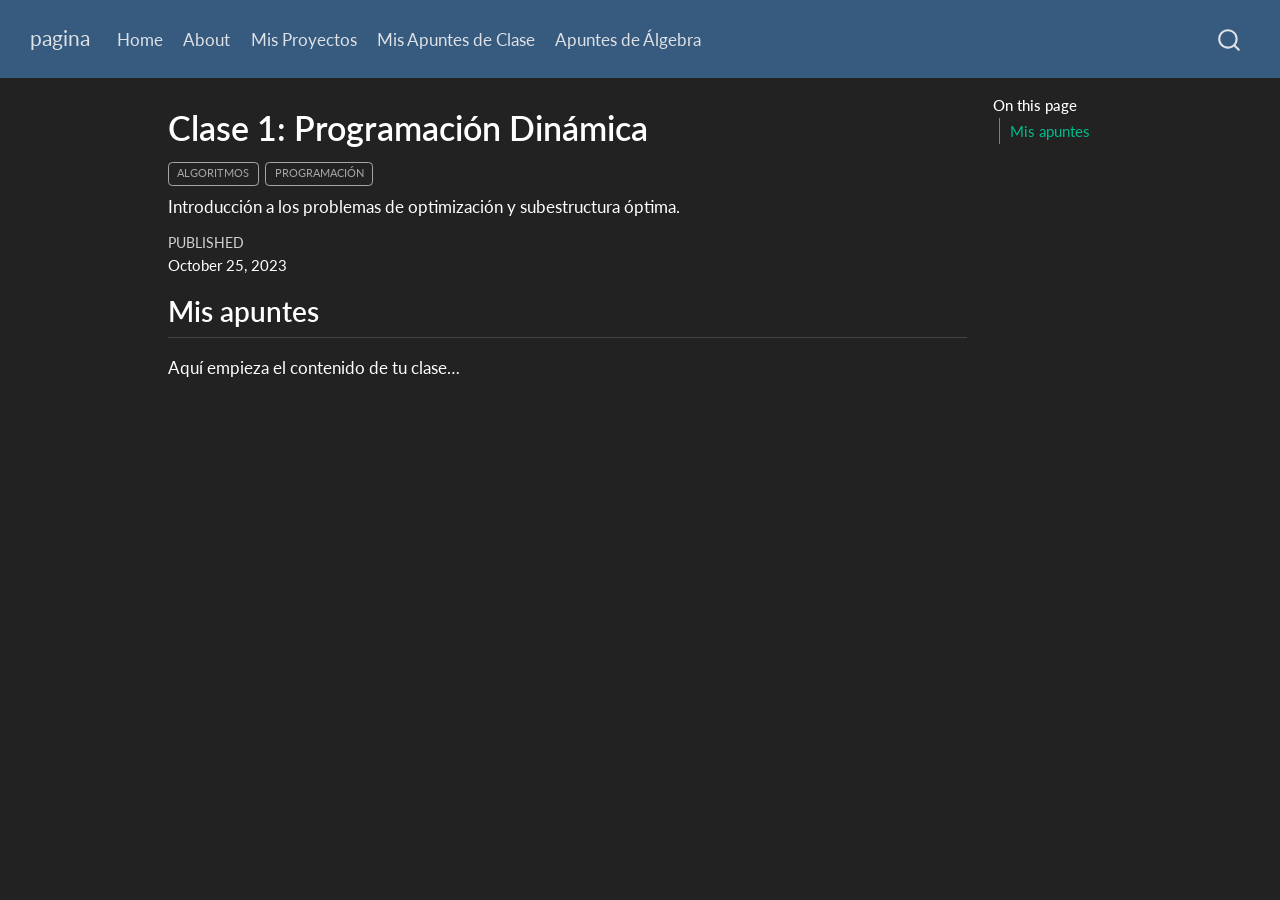
<file: clases/algebra.html>
<!DOCTYPE html>
<html xmlns="http://www.w3.org/1999/xhtml" lang="en" xml:lang="en"><head>

<meta charset="utf-8">
<meta name="generator" content="quarto-1.7.32">

<meta name="viewport" content="width=device-width, initial-scale=1.0, user-scalable=yes">

<meta name="dcterms.date" content="2023-10-25">
<meta name="description" content="Introducción a los problemas de optimización y subestructura óptima.">

<title>Clase 1: Programación Dinámica – pagina</title>
<style>
code{white-space: pre-wrap;}
span.smallcaps{font-variant: small-caps;}
div.columns{display: flex; gap: min(4vw, 1.5em);}
div.column{flex: auto; overflow-x: auto;}
div.hanging-indent{margin-left: 1.5em; text-indent: -1.5em;}
ul.task-list{list-style: none;}
ul.task-list li input[type="checkbox"] {
  width: 0.8em;
  margin: 0 0.8em 0.2em -1em; /* quarto-specific, see https://github.com/quarto-dev/quarto-cli/issues/4556 */ 
  vertical-align: middle;
}
</style>


<script src="../site_libs/quarto-nav/quarto-nav.js"></script>
<script src="../site_libs/quarto-nav/headroom.min.js"></script>
<script src="../site_libs/clipboard/clipboard.min.js"></script>
<script src="../site_libs/quarto-search/autocomplete.umd.js"></script>
<script src="../site_libs/quarto-search/fuse.min.js"></script>
<script src="../site_libs/quarto-search/quarto-search.js"></script>
<meta name="quarto:offset" content="../">
<script src="../site_libs/quarto-html/quarto.js" type="module"></script>
<script src="../site_libs/quarto-html/tabsets/tabsets.js" type="module"></script>
<script src="../site_libs/quarto-html/popper.min.js"></script>
<script src="../site_libs/quarto-html/tippy.umd.min.js"></script>
<script src="../site_libs/quarto-html/anchor.min.js"></script>
<link href="../site_libs/quarto-html/tippy.css" rel="stylesheet">
<link href="../site_libs/quarto-html/quarto-syntax-highlighting-dark-2fef5ea3f8957b3e4ecc936fc74692ca.css" rel="stylesheet" id="quarto-text-highlighting-styles">
<script src="../site_libs/bootstrap/bootstrap.min.js"></script>
<link href="../site_libs/bootstrap/bootstrap-icons.css" rel="stylesheet">
<link href="../site_libs/bootstrap/bootstrap-e008de6af8431252e29b262ac60134c5.min.css" rel="stylesheet" append-hash="true" id="quarto-bootstrap" data-mode="dark">
<script id="quarto-search-options" type="application/json">{
  "location": "navbar",
  "copy-button": false,
  "collapse-after": 3,
  "panel-placement": "end",
  "type": "overlay",
  "limit": 50,
  "keyboard-shortcut": [
    "f",
    "/",
    "s"
  ],
  "show-item-context": false,
  "language": {
    "search-no-results-text": "No results",
    "search-matching-documents-text": "matching documents",
    "search-copy-link-title": "Copy link to search",
    "search-hide-matches-text": "Hide additional matches",
    "search-more-match-text": "more match in this document",
    "search-more-matches-text": "more matches in this document",
    "search-clear-button-title": "Clear",
    "search-text-placeholder": "",
    "search-detached-cancel-button-title": "Cancel",
    "search-submit-button-title": "Submit",
    "search-label": "Search"
  }
}</script>


<link rel="stylesheet" href="../styles.css">
</head>

<body class="nav-fixed quarto-light">

<div id="quarto-search-results"></div>
  <header id="quarto-header" class="headroom fixed-top">
    <nav class="navbar navbar-expand-lg " data-bs-theme="dark">
      <div class="navbar-container container-fluid">
      <div class="navbar-brand-container mx-auto">
    <a class="navbar-brand" href="../index.html">
    <span class="navbar-title">pagina</span>
    </a>
  </div>
            <div id="quarto-search" class="" title="Search"></div>
          <button class="navbar-toggler" type="button" data-bs-toggle="collapse" data-bs-target="#navbarCollapse" aria-controls="navbarCollapse" role="menu" aria-expanded="false" aria-label="Toggle navigation" onclick="if (window.quartoToggleHeadroom) { window.quartoToggleHeadroom(); }">
  <span class="navbar-toggler-icon"></span>
</button>
          <div class="collapse navbar-collapse" id="navbarCollapse">
            <ul class="navbar-nav navbar-nav-scroll me-auto">
  <li class="nav-item">
    <a class="nav-link" href="../index.html"> 
<span class="menu-text">Home</span></a>
  </li>  
  <li class="nav-item">
    <a class="nav-link" href="../about.html"> 
<span class="menu-text">About</span></a>
  </li>  
  <li class="nav-item">
    <a class="nav-link" href="../proyectos.html"> 
<span class="menu-text">Mis Proyectos</span></a>
  </li>  
  <li class="nav-item">
    <a class="nav-link" href="../biblioteca.html"> 
<span class="menu-text">Mis Apuntes de Clase</span></a>
  </li>  
  <li class="nav-item">
    <a class="nav-link" href="../indice_algebra.html"> 
<span class="menu-text">Apuntes de Álgebra</span></a>
  </li>  
</ul>
          </div> <!-- /navcollapse -->
            <div class="quarto-navbar-tools">
</div>
      </div> <!-- /container-fluid -->
    </nav>
</header>
<!-- content -->
<div id="quarto-content" class="quarto-container page-columns page-rows-contents page-layout-article page-navbar">
<!-- sidebar -->
<!-- margin-sidebar -->
    <div id="quarto-margin-sidebar" class="sidebar margin-sidebar">
        <nav id="TOC" role="doc-toc" class="toc-active">
    <h2 id="toc-title">On this page</h2>
   
  <ul>
  <li><a href="#mis-apuntes" id="toc-mis-apuntes" class="nav-link active" data-scroll-target="#mis-apuntes">Mis apuntes</a></li>
  </ul>
</nav>
    </div>
<!-- main -->
<main class="content" id="quarto-document-content">

<header id="title-block-header" class="quarto-title-block default">
<div class="quarto-title">
<h1 class="title">Clase 1: Programación Dinámica</h1>
  <div class="quarto-categories">
    <div class="quarto-category">Algoritmos</div>
    <div class="quarto-category">Programación</div>
  </div>
  </div>

<div>
  <div class="description">
    Introducción a los problemas de optimización y subestructura óptima.
  </div>
</div>


<div class="quarto-title-meta">

    
    <div>
    <div class="quarto-title-meta-heading">Published</div>
    <div class="quarto-title-meta-contents">
      <p class="date">October 25, 2023</p>
    </div>
  </div>
  
    
  </div>
  


</header>


<section id="mis-apuntes" class="level2">
<h2 class="anchored" data-anchor-id="mis-apuntes">Mis apuntes</h2>
<p>Aquí empieza el contenido de tu clase…</p>


</section>

</main> <!-- /main -->
<script id="quarto-html-after-body" type="application/javascript">
  window.document.addEventListener("DOMContentLoaded", function (event) {
    const icon = "";
    const anchorJS = new window.AnchorJS();
    anchorJS.options = {
      placement: 'right',
      icon: icon
    };
    anchorJS.add('.anchored');
    const isCodeAnnotation = (el) => {
      for (const clz of el.classList) {
        if (clz.startsWith('code-annotation-')) {                     
          return true;
        }
      }
      return false;
    }
    const onCopySuccess = function(e) {
      // button target
      const button = e.trigger;
      // don't keep focus
      button.blur();
      // flash "checked"
      button.classList.add('code-copy-button-checked');
      var currentTitle = button.getAttribute("title");
      button.setAttribute("title", "Copied!");
      let tooltip;
      if (window.bootstrap) {
        button.setAttribute("data-bs-toggle", "tooltip");
        button.setAttribute("data-bs-placement", "left");
        button.setAttribute("data-bs-title", "Copied!");
        tooltip = new bootstrap.Tooltip(button, 
          { trigger: "manual", 
            customClass: "code-copy-button-tooltip",
            offset: [0, -8]});
        tooltip.show();    
      }
      setTimeout(function() {
        if (tooltip) {
          tooltip.hide();
          button.removeAttribute("data-bs-title");
          button.removeAttribute("data-bs-toggle");
          button.removeAttribute("data-bs-placement");
        }
        button.setAttribute("title", currentTitle);
        button.classList.remove('code-copy-button-checked');
      }, 1000);
      // clear code selection
      e.clearSelection();
    }
    const getTextToCopy = function(trigger) {
        const codeEl = trigger.previousElementSibling.cloneNode(true);
        for (const childEl of codeEl.children) {
          if (isCodeAnnotation(childEl)) {
            childEl.remove();
          }
        }
        return codeEl.innerText;
    }
    const clipboard = new window.ClipboardJS('.code-copy-button:not([data-in-quarto-modal])', {
      text: getTextToCopy
    });
    clipboard.on('success', onCopySuccess);
    if (window.document.getElementById('quarto-embedded-source-code-modal')) {
      const clipboardModal = new window.ClipboardJS('.code-copy-button[data-in-quarto-modal]', {
        text: getTextToCopy,
        container: window.document.getElementById('quarto-embedded-source-code-modal')
      });
      clipboardModal.on('success', onCopySuccess);
    }
      var localhostRegex = new RegExp(/^(?:http|https):\/\/localhost\:?[0-9]*\//);
      var mailtoRegex = new RegExp(/^mailto:/);
        var filterRegex = new RegExp("https:\/\/qualityvvs\.github\.io\/website\/");
      var isInternal = (href) => {
          return filterRegex.test(href) || localhostRegex.test(href) || mailtoRegex.test(href);
      }
      // Inspect non-navigation links and adorn them if external
     var links = window.document.querySelectorAll('a[href]:not(.nav-link):not(.navbar-brand):not(.toc-action):not(.sidebar-link):not(.sidebar-item-toggle):not(.pagination-link):not(.no-external):not([aria-hidden]):not(.dropdown-item):not(.quarto-navigation-tool):not(.about-link)');
      for (var i=0; i<links.length; i++) {
        const link = links[i];
        if (!isInternal(link.href)) {
          // undo the damage that might have been done by quarto-nav.js in the case of
          // links that we want to consider external
          if (link.dataset.originalHref !== undefined) {
            link.href = link.dataset.originalHref;
          }
        }
      }
    function tippyHover(el, contentFn, onTriggerFn, onUntriggerFn) {
      const config = {
        allowHTML: true,
        maxWidth: 500,
        delay: 100,
        arrow: false,
        appendTo: function(el) {
            return el.parentElement;
        },
        interactive: true,
        interactiveBorder: 10,
        theme: 'quarto',
        placement: 'bottom-start',
      };
      if (contentFn) {
        config.content = contentFn;
      }
      if (onTriggerFn) {
        config.onTrigger = onTriggerFn;
      }
      if (onUntriggerFn) {
        config.onUntrigger = onUntriggerFn;
      }
      window.tippy(el, config); 
    }
    const noterefs = window.document.querySelectorAll('a[role="doc-noteref"]');
    for (var i=0; i<noterefs.length; i++) {
      const ref = noterefs[i];
      tippyHover(ref, function() {
        // use id or data attribute instead here
        let href = ref.getAttribute('data-footnote-href') || ref.getAttribute('href');
        try { href = new URL(href).hash; } catch {}
        const id = href.replace(/^#\/?/, "");
        const note = window.document.getElementById(id);
        if (note) {
          return note.innerHTML;
        } else {
          return "";
        }
      });
    }
    const xrefs = window.document.querySelectorAll('a.quarto-xref');
    const processXRef = (id, note) => {
      // Strip column container classes
      const stripColumnClz = (el) => {
        el.classList.remove("page-full", "page-columns");
        if (el.children) {
          for (const child of el.children) {
            stripColumnClz(child);
          }
        }
      }
      stripColumnClz(note)
      if (id === null || id.startsWith('sec-')) {
        // Special case sections, only their first couple elements
        const container = document.createElement("div");
        if (note.children && note.children.length > 2) {
          container.appendChild(note.children[0].cloneNode(true));
          for (let i = 1; i < note.children.length; i++) {
            const child = note.children[i];
            if (child.tagName === "P" && child.innerText === "") {
              continue;
            } else {
              container.appendChild(child.cloneNode(true));
              break;
            }
          }
          if (window.Quarto?.typesetMath) {
            window.Quarto.typesetMath(container);
          }
          return container.innerHTML
        } else {
          if (window.Quarto?.typesetMath) {
            window.Quarto.typesetMath(note);
          }
          return note.innerHTML;
        }
      } else {
        // Remove any anchor links if they are present
        const anchorLink = note.querySelector('a.anchorjs-link');
        if (anchorLink) {
          anchorLink.remove();
        }
        if (window.Quarto?.typesetMath) {
          window.Quarto.typesetMath(note);
        }
        if (note.classList.contains("callout")) {
          return note.outerHTML;
        } else {
          return note.innerHTML;
        }
      }
    }
    for (var i=0; i<xrefs.length; i++) {
      const xref = xrefs[i];
      tippyHover(xref, undefined, function(instance) {
        instance.disable();
        let url = xref.getAttribute('href');
        let hash = undefined; 
        if (url.startsWith('#')) {
          hash = url;
        } else {
          try { hash = new URL(url).hash; } catch {}
        }
        if (hash) {
          const id = hash.replace(/^#\/?/, "");
          const note = window.document.getElementById(id);
          if (note !== null) {
            try {
              const html = processXRef(id, note.cloneNode(true));
              instance.setContent(html);
            } finally {
              instance.enable();
              instance.show();
            }
          } else {
            // See if we can fetch this
            fetch(url.split('#')[0])
            .then(res => res.text())
            .then(html => {
              const parser = new DOMParser();
              const htmlDoc = parser.parseFromString(html, "text/html");
              const note = htmlDoc.getElementById(id);
              if (note !== null) {
                const html = processXRef(id, note);
                instance.setContent(html);
              } 
            }).finally(() => {
              instance.enable();
              instance.show();
            });
          }
        } else {
          // See if we can fetch a full url (with no hash to target)
          // This is a special case and we should probably do some content thinning / targeting
          fetch(url)
          .then(res => res.text())
          .then(html => {
            const parser = new DOMParser();
            const htmlDoc = parser.parseFromString(html, "text/html");
            const note = htmlDoc.querySelector('main.content');
            if (note !== null) {
              // This should only happen for chapter cross references
              // (since there is no id in the URL)
              // remove the first header
              if (note.children.length > 0 && note.children[0].tagName === "HEADER") {
                note.children[0].remove();
              }
              const html = processXRef(null, note);
              instance.setContent(html);
            } 
          }).finally(() => {
            instance.enable();
            instance.show();
          });
        }
      }, function(instance) {
      });
    }
        let selectedAnnoteEl;
        const selectorForAnnotation = ( cell, annotation) => {
          let cellAttr = 'data-code-cell="' + cell + '"';
          let lineAttr = 'data-code-annotation="' +  annotation + '"';
          const selector = 'span[' + cellAttr + '][' + lineAttr + ']';
          return selector;
        }
        const selectCodeLines = (annoteEl) => {
          const doc = window.document;
          const targetCell = annoteEl.getAttribute("data-target-cell");
          const targetAnnotation = annoteEl.getAttribute("data-target-annotation");
          const annoteSpan = window.document.querySelector(selectorForAnnotation(targetCell, targetAnnotation));
          const lines = annoteSpan.getAttribute("data-code-lines").split(",");
          const lineIds = lines.map((line) => {
            return targetCell + "-" + line;
          })
          let top = null;
          let height = null;
          let parent = null;
          if (lineIds.length > 0) {
              //compute the position of the single el (top and bottom and make a div)
              const el = window.document.getElementById(lineIds[0]);
              top = el.offsetTop;
              height = el.offsetHeight;
              parent = el.parentElement.parentElement;
            if (lineIds.length > 1) {
              const lastEl = window.document.getElementById(lineIds[lineIds.length - 1]);
              const bottom = lastEl.offsetTop + lastEl.offsetHeight;
              height = bottom - top;
            }
            if (top !== null && height !== null && parent !== null) {
              // cook up a div (if necessary) and position it 
              let div = window.document.getElementById("code-annotation-line-highlight");
              if (div === null) {
                div = window.document.createElement("div");
                div.setAttribute("id", "code-annotation-line-highlight");
                div.style.position = 'absolute';
                parent.appendChild(div);
              }
              div.style.top = top - 2 + "px";
              div.style.height = height + 4 + "px";
              div.style.left = 0;
              let gutterDiv = window.document.getElementById("code-annotation-line-highlight-gutter");
              if (gutterDiv === null) {
                gutterDiv = window.document.createElement("div");
                gutterDiv.setAttribute("id", "code-annotation-line-highlight-gutter");
                gutterDiv.style.position = 'absolute';
                const codeCell = window.document.getElementById(targetCell);
                const gutter = codeCell.querySelector('.code-annotation-gutter');
                gutter.appendChild(gutterDiv);
              }
              gutterDiv.style.top = top - 2 + "px";
              gutterDiv.style.height = height + 4 + "px";
            }
            selectedAnnoteEl = annoteEl;
          }
        };
        const unselectCodeLines = () => {
          const elementsIds = ["code-annotation-line-highlight", "code-annotation-line-highlight-gutter"];
          elementsIds.forEach((elId) => {
            const div = window.document.getElementById(elId);
            if (div) {
              div.remove();
            }
          });
          selectedAnnoteEl = undefined;
        };
          // Handle positioning of the toggle
      window.addEventListener(
        "resize",
        throttle(() => {
          elRect = undefined;
          if (selectedAnnoteEl) {
            selectCodeLines(selectedAnnoteEl);
          }
        }, 10)
      );
      function throttle(fn, ms) {
      let throttle = false;
      let timer;
        return (...args) => {
          if(!throttle) { // first call gets through
              fn.apply(this, args);
              throttle = true;
          } else { // all the others get throttled
              if(timer) clearTimeout(timer); // cancel #2
              timer = setTimeout(() => {
                fn.apply(this, args);
                timer = throttle = false;
              }, ms);
          }
        };
      }
        // Attach click handler to the DT
        const annoteDls = window.document.querySelectorAll('dt[data-target-cell]');
        for (const annoteDlNode of annoteDls) {
          annoteDlNode.addEventListener('click', (event) => {
            const clickedEl = event.target;
            if (clickedEl !== selectedAnnoteEl) {
              unselectCodeLines();
              const activeEl = window.document.querySelector('dt[data-target-cell].code-annotation-active');
              if (activeEl) {
                activeEl.classList.remove('code-annotation-active');
              }
              selectCodeLines(clickedEl);
              clickedEl.classList.add('code-annotation-active');
            } else {
              // Unselect the line
              unselectCodeLines();
              clickedEl.classList.remove('code-annotation-active');
            }
          });
        }
    const findCites = (el) => {
      const parentEl = el.parentElement;
      if (parentEl) {
        const cites = parentEl.dataset.cites;
        if (cites) {
          return {
            el,
            cites: cites.split(' ')
          };
        } else {
          return findCites(el.parentElement)
        }
      } else {
        return undefined;
      }
    };
    var bibliorefs = window.document.querySelectorAll('a[role="doc-biblioref"]');
    for (var i=0; i<bibliorefs.length; i++) {
      const ref = bibliorefs[i];
      const citeInfo = findCites(ref);
      if (citeInfo) {
        tippyHover(citeInfo.el, function() {
          var popup = window.document.createElement('div');
          citeInfo.cites.forEach(function(cite) {
            var citeDiv = window.document.createElement('div');
            citeDiv.classList.add('hanging-indent');
            citeDiv.classList.add('csl-entry');
            var biblioDiv = window.document.getElementById('ref-' + cite);
            if (biblioDiv) {
              citeDiv.innerHTML = biblioDiv.innerHTML;
            }
            popup.appendChild(citeDiv);
          });
          return popup.innerHTML;
        });
      }
    }
  });
  </script>
</div> <!-- /content -->




</body></html>
</file>
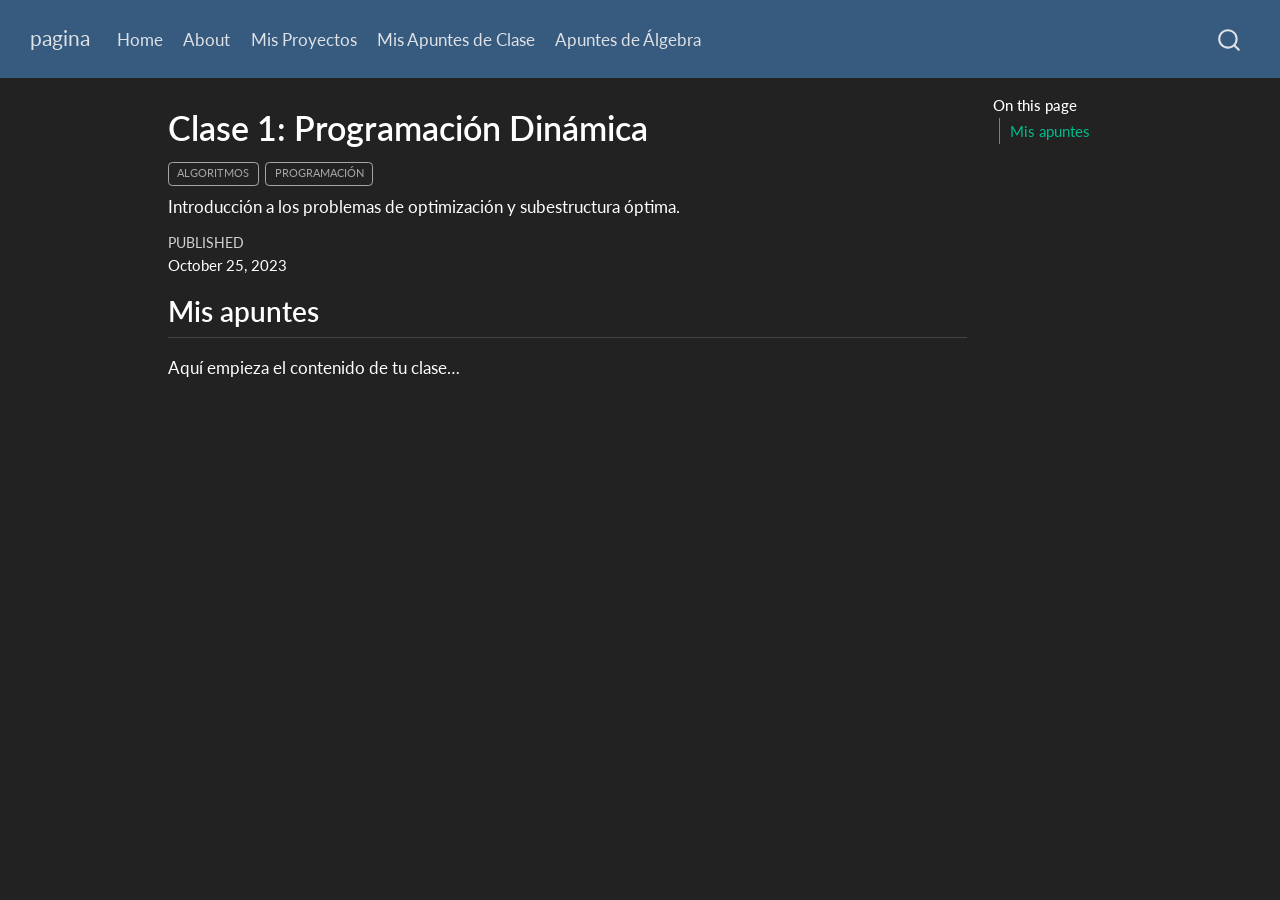
<file: clases/algebra/matrices.html>
<!DOCTYPE html>
<html xmlns="http://www.w3.org/1999/xhtml" lang="en" xml:lang="en"><head>

<meta charset="utf-8">
<meta name="generator" content="quarto-1.7.32">

<meta name="viewport" content="width=device-width, initial-scale=1.0, user-scalable=yes">

<meta name="dcterms.date" content="2023-10-25">
<meta name="description" content="Introducción a los problemas de optimización y subestructura óptima.">

<title>Clase 1: Programación Dinámica – pagina</title>
<style>
code{white-space: pre-wrap;}
span.smallcaps{font-variant: small-caps;}
div.columns{display: flex; gap: min(4vw, 1.5em);}
div.column{flex: auto; overflow-x: auto;}
div.hanging-indent{margin-left: 1.5em; text-indent: -1.5em;}
ul.task-list{list-style: none;}
ul.task-list li input[type="checkbox"] {
  width: 0.8em;
  margin: 0 0.8em 0.2em -1em; /* quarto-specific, see https://github.com/quarto-dev/quarto-cli/issues/4556 */ 
  vertical-align: middle;
}
</style>


<script src="../../site_libs/quarto-nav/quarto-nav.js"></script>
<script src="../../site_libs/quarto-nav/headroom.min.js"></script>
<script src="../../site_libs/clipboard/clipboard.min.js"></script>
<script src="../../site_libs/quarto-search/autocomplete.umd.js"></script>
<script src="../../site_libs/quarto-search/fuse.min.js"></script>
<script src="../../site_libs/quarto-search/quarto-search.js"></script>
<meta name="quarto:offset" content="../../">
<script src="../../site_libs/quarto-html/quarto.js" type="module"></script>
<script src="../../site_libs/quarto-html/tabsets/tabsets.js" type="module"></script>
<script src="../../site_libs/quarto-html/popper.min.js"></script>
<script src="../../site_libs/quarto-html/tippy.umd.min.js"></script>
<script src="../../site_libs/quarto-html/anchor.min.js"></script>
<link href="../../site_libs/quarto-html/tippy.css" rel="stylesheet">
<link href="../../site_libs/quarto-html/quarto-syntax-highlighting-dark-2fef5ea3f8957b3e4ecc936fc74692ca.css" rel="stylesheet" id="quarto-text-highlighting-styles">
<script src="../../site_libs/bootstrap/bootstrap.min.js"></script>
<link href="../../site_libs/bootstrap/bootstrap-icons.css" rel="stylesheet">
<link href="../../site_libs/bootstrap/bootstrap-e008de6af8431252e29b262ac60134c5.min.css" rel="stylesheet" append-hash="true" id="quarto-bootstrap" data-mode="dark">
<script id="quarto-search-options" type="application/json">{
  "location": "navbar",
  "copy-button": false,
  "collapse-after": 3,
  "panel-placement": "end",
  "type": "overlay",
  "limit": 50,
  "keyboard-shortcut": [
    "f",
    "/",
    "s"
  ],
  "show-item-context": false,
  "language": {
    "search-no-results-text": "No results",
    "search-matching-documents-text": "matching documents",
    "search-copy-link-title": "Copy link to search",
    "search-hide-matches-text": "Hide additional matches",
    "search-more-match-text": "more match in this document",
    "search-more-matches-text": "more matches in this document",
    "search-clear-button-title": "Clear",
    "search-text-placeholder": "",
    "search-detached-cancel-button-title": "Cancel",
    "search-submit-button-title": "Submit",
    "search-label": "Search"
  }
}</script>


<link rel="stylesheet" href="../../styles.css">
</head>

<body class="nav-fixed quarto-light">

<div id="quarto-search-results"></div>
  <header id="quarto-header" class="headroom fixed-top">
    <nav class="navbar navbar-expand-lg " data-bs-theme="dark">
      <div class="navbar-container container-fluid">
      <div class="navbar-brand-container mx-auto">
    <a class="navbar-brand" href="../../index.html">
    <span class="navbar-title">pagina</span>
    </a>
  </div>
            <div id="quarto-search" class="" title="Search"></div>
          <button class="navbar-toggler" type="button" data-bs-toggle="collapse" data-bs-target="#navbarCollapse" aria-controls="navbarCollapse" role="menu" aria-expanded="false" aria-label="Toggle navigation" onclick="if (window.quartoToggleHeadroom) { window.quartoToggleHeadroom(); }">
  <span class="navbar-toggler-icon"></span>
</button>
          <div class="collapse navbar-collapse" id="navbarCollapse">
            <ul class="navbar-nav navbar-nav-scroll me-auto">
  <li class="nav-item">
    <a class="nav-link" href="../../index.html"> 
<span class="menu-text">Home</span></a>
  </li>  
  <li class="nav-item">
    <a class="nav-link" href="../../about.html"> 
<span class="menu-text">About</span></a>
  </li>  
  <li class="nav-item">
    <a class="nav-link" href="../../proyectos.html"> 
<span class="menu-text">Mis Proyectos</span></a>
  </li>  
  <li class="nav-item">
    <a class="nav-link" href="../../biblioteca.html"> 
<span class="menu-text">Mis Apuntes de Clase</span></a>
  </li>  
  <li class="nav-item">
    <a class="nav-link" href="../../indice_algebra.html"> 
<span class="menu-text">Apuntes de Álgebra</span></a>
  </li>  
</ul>
          </div> <!-- /navcollapse -->
            <div class="quarto-navbar-tools">
</div>
      </div> <!-- /container-fluid -->
    </nav>
</header>
<!-- content -->
<div id="quarto-content" class="quarto-container page-columns page-rows-contents page-layout-article page-navbar">
<!-- sidebar -->
<!-- margin-sidebar -->
    <div id="quarto-margin-sidebar" class="sidebar margin-sidebar">
        <nav id="TOC" role="doc-toc" class="toc-active">
    <h2 id="toc-title">On this page</h2>
   
  <ul>
  <li><a href="#mis-apuntes" id="toc-mis-apuntes" class="nav-link active" data-scroll-target="#mis-apuntes">Mis apuntes</a></li>
  </ul>
</nav>
    </div>
<!-- main -->
<main class="content" id="quarto-document-content">

<header id="title-block-header" class="quarto-title-block default">
<div class="quarto-title">
<h1 class="title">Clase 1: Programación Dinámica</h1>
  <div class="quarto-categories">
    <div class="quarto-category">Algoritmos</div>
    <div class="quarto-category">Programación</div>
  </div>
  </div>

<div>
  <div class="description">
    Introducción a los problemas de optimización y subestructura óptima.
  </div>
</div>


<div class="quarto-title-meta">

    
    <div>
    <div class="quarto-title-meta-heading">Published</div>
    <div class="quarto-title-meta-contents">
      <p class="date">October 25, 2023</p>
    </div>
  </div>
  
    
  </div>
  


</header>


<section id="mis-apuntes" class="level2">
<h2 class="anchored" data-anchor-id="mis-apuntes">Mis apuntes</h2>
<p>Aquí empieza el contenido de tu clase…</p>


</section>

</main> <!-- /main -->
<script id="quarto-html-after-body" type="application/javascript">
  window.document.addEventListener("DOMContentLoaded", function (event) {
    const icon = "";
    const anchorJS = new window.AnchorJS();
    anchorJS.options = {
      placement: 'right',
      icon: icon
    };
    anchorJS.add('.anchored');
    const isCodeAnnotation = (el) => {
      for (const clz of el.classList) {
        if (clz.startsWith('code-annotation-')) {                     
          return true;
        }
      }
      return false;
    }
    const onCopySuccess = function(e) {
      // button target
      const button = e.trigger;
      // don't keep focus
      button.blur();
      // flash "checked"
      button.classList.add('code-copy-button-checked');
      var currentTitle = button.getAttribute("title");
      button.setAttribute("title", "Copied!");
      let tooltip;
      if (window.bootstrap) {
        button.setAttribute("data-bs-toggle", "tooltip");
        button.setAttribute("data-bs-placement", "left");
        button.setAttribute("data-bs-title", "Copied!");
        tooltip = new bootstrap.Tooltip(button, 
          { trigger: "manual", 
            customClass: "code-copy-button-tooltip",
            offset: [0, -8]});
        tooltip.show();    
      }
      setTimeout(function() {
        if (tooltip) {
          tooltip.hide();
          button.removeAttribute("data-bs-title");
          button.removeAttribute("data-bs-toggle");
          button.removeAttribute("data-bs-placement");
        }
        button.setAttribute("title", currentTitle);
        button.classList.remove('code-copy-button-checked');
      }, 1000);
      // clear code selection
      e.clearSelection();
    }
    const getTextToCopy = function(trigger) {
        const codeEl = trigger.previousElementSibling.cloneNode(true);
        for (const childEl of codeEl.children) {
          if (isCodeAnnotation(childEl)) {
            childEl.remove();
          }
        }
        return codeEl.innerText;
    }
    const clipboard = new window.ClipboardJS('.code-copy-button:not([data-in-quarto-modal])', {
      text: getTextToCopy
    });
    clipboard.on('success', onCopySuccess);
    if (window.document.getElementById('quarto-embedded-source-code-modal')) {
      const clipboardModal = new window.ClipboardJS('.code-copy-button[data-in-quarto-modal]', {
        text: getTextToCopy,
        container: window.document.getElementById('quarto-embedded-source-code-modal')
      });
      clipboardModal.on('success', onCopySuccess);
    }
      var localhostRegex = new RegExp(/^(?:http|https):\/\/localhost\:?[0-9]*\//);
      var mailtoRegex = new RegExp(/^mailto:/);
        var filterRegex = new RegExp("https:\/\/qualityvvs\.github\.io\/website\/");
      var isInternal = (href) => {
          return filterRegex.test(href) || localhostRegex.test(href) || mailtoRegex.test(href);
      }
      // Inspect non-navigation links and adorn them if external
     var links = window.document.querySelectorAll('a[href]:not(.nav-link):not(.navbar-brand):not(.toc-action):not(.sidebar-link):not(.sidebar-item-toggle):not(.pagination-link):not(.no-external):not([aria-hidden]):not(.dropdown-item):not(.quarto-navigation-tool):not(.about-link)');
      for (var i=0; i<links.length; i++) {
        const link = links[i];
        if (!isInternal(link.href)) {
          // undo the damage that might have been done by quarto-nav.js in the case of
          // links that we want to consider external
          if (link.dataset.originalHref !== undefined) {
            link.href = link.dataset.originalHref;
          }
        }
      }
    function tippyHover(el, contentFn, onTriggerFn, onUntriggerFn) {
      const config = {
        allowHTML: true,
        maxWidth: 500,
        delay: 100,
        arrow: false,
        appendTo: function(el) {
            return el.parentElement;
        },
        interactive: true,
        interactiveBorder: 10,
        theme: 'quarto',
        placement: 'bottom-start',
      };
      if (contentFn) {
        config.content = contentFn;
      }
      if (onTriggerFn) {
        config.onTrigger = onTriggerFn;
      }
      if (onUntriggerFn) {
        config.onUntrigger = onUntriggerFn;
      }
      window.tippy(el, config); 
    }
    const noterefs = window.document.querySelectorAll('a[role="doc-noteref"]');
    for (var i=0; i<noterefs.length; i++) {
      const ref = noterefs[i];
      tippyHover(ref, function() {
        // use id or data attribute instead here
        let href = ref.getAttribute('data-footnote-href') || ref.getAttribute('href');
        try { href = new URL(href).hash; } catch {}
        const id = href.replace(/^#\/?/, "");
        const note = window.document.getElementById(id);
        if (note) {
          return note.innerHTML;
        } else {
          return "";
        }
      });
    }
    const xrefs = window.document.querySelectorAll('a.quarto-xref');
    const processXRef = (id, note) => {
      // Strip column container classes
      const stripColumnClz = (el) => {
        el.classList.remove("page-full", "page-columns");
        if (el.children) {
          for (const child of el.children) {
            stripColumnClz(child);
          }
        }
      }
      stripColumnClz(note)
      if (id === null || id.startsWith('sec-')) {
        // Special case sections, only their first couple elements
        const container = document.createElement("div");
        if (note.children && note.children.length > 2) {
          container.appendChild(note.children[0].cloneNode(true));
          for (let i = 1; i < note.children.length; i++) {
            const child = note.children[i];
            if (child.tagName === "P" && child.innerText === "") {
              continue;
            } else {
              container.appendChild(child.cloneNode(true));
              break;
            }
          }
          if (window.Quarto?.typesetMath) {
            window.Quarto.typesetMath(container);
          }
          return container.innerHTML
        } else {
          if (window.Quarto?.typesetMath) {
            window.Quarto.typesetMath(note);
          }
          return note.innerHTML;
        }
      } else {
        // Remove any anchor links if they are present
        const anchorLink = note.querySelector('a.anchorjs-link');
        if (anchorLink) {
          anchorLink.remove();
        }
        if (window.Quarto?.typesetMath) {
          window.Quarto.typesetMath(note);
        }
        if (note.classList.contains("callout")) {
          return note.outerHTML;
        } else {
          return note.innerHTML;
        }
      }
    }
    for (var i=0; i<xrefs.length; i++) {
      const xref = xrefs[i];
      tippyHover(xref, undefined, function(instance) {
        instance.disable();
        let url = xref.getAttribute('href');
        let hash = undefined; 
        if (url.startsWith('#')) {
          hash = url;
        } else {
          try { hash = new URL(url).hash; } catch {}
        }
        if (hash) {
          const id = hash.replace(/^#\/?/, "");
          const note = window.document.getElementById(id);
          if (note !== null) {
            try {
              const html = processXRef(id, note.cloneNode(true));
              instance.setContent(html);
            } finally {
              instance.enable();
              instance.show();
            }
          } else {
            // See if we can fetch this
            fetch(url.split('#')[0])
            .then(res => res.text())
            .then(html => {
              const parser = new DOMParser();
              const htmlDoc = parser.parseFromString(html, "text/html");
              const note = htmlDoc.getElementById(id);
              if (note !== null) {
                const html = processXRef(id, note);
                instance.setContent(html);
              } 
            }).finally(() => {
              instance.enable();
              instance.show();
            });
          }
        } else {
          // See if we can fetch a full url (with no hash to target)
          // This is a special case and we should probably do some content thinning / targeting
          fetch(url)
          .then(res => res.text())
          .then(html => {
            const parser = new DOMParser();
            const htmlDoc = parser.parseFromString(html, "text/html");
            const note = htmlDoc.querySelector('main.content');
            if (note !== null) {
              // This should only happen for chapter cross references
              // (since there is no id in the URL)
              // remove the first header
              if (note.children.length > 0 && note.children[0].tagName === "HEADER") {
                note.children[0].remove();
              }
              const html = processXRef(null, note);
              instance.setContent(html);
            } 
          }).finally(() => {
            instance.enable();
            instance.show();
          });
        }
      }, function(instance) {
      });
    }
        let selectedAnnoteEl;
        const selectorForAnnotation = ( cell, annotation) => {
          let cellAttr = 'data-code-cell="' + cell + '"';
          let lineAttr = 'data-code-annotation="' +  annotation + '"';
          const selector = 'span[' + cellAttr + '][' + lineAttr + ']';
          return selector;
        }
        const selectCodeLines = (annoteEl) => {
          const doc = window.document;
          const targetCell = annoteEl.getAttribute("data-target-cell");
          const targetAnnotation = annoteEl.getAttribute("data-target-annotation");
          const annoteSpan = window.document.querySelector(selectorForAnnotation(targetCell, targetAnnotation));
          const lines = annoteSpan.getAttribute("data-code-lines").split(",");
          const lineIds = lines.map((line) => {
            return targetCell + "-" + line;
          })
          let top = null;
          let height = null;
          let parent = null;
          if (lineIds.length > 0) {
              //compute the position of the single el (top and bottom and make a div)
              const el = window.document.getElementById(lineIds[0]);
              top = el.offsetTop;
              height = el.offsetHeight;
              parent = el.parentElement.parentElement;
            if (lineIds.length > 1) {
              const lastEl = window.document.getElementById(lineIds[lineIds.length - 1]);
              const bottom = lastEl.offsetTop + lastEl.offsetHeight;
              height = bottom - top;
            }
            if (top !== null && height !== null && parent !== null) {
              // cook up a div (if necessary) and position it 
              let div = window.document.getElementById("code-annotation-line-highlight");
              if (div === null) {
                div = window.document.createElement("div");
                div.setAttribute("id", "code-annotation-line-highlight");
                div.style.position = 'absolute';
                parent.appendChild(div);
              }
              div.style.top = top - 2 + "px";
              div.style.height = height + 4 + "px";
              div.style.left = 0;
              let gutterDiv = window.document.getElementById("code-annotation-line-highlight-gutter");
              if (gutterDiv === null) {
                gutterDiv = window.document.createElement("div");
                gutterDiv.setAttribute("id", "code-annotation-line-highlight-gutter");
                gutterDiv.style.position = 'absolute';
                const codeCell = window.document.getElementById(targetCell);
                const gutter = codeCell.querySelector('.code-annotation-gutter');
                gutter.appendChild(gutterDiv);
              }
              gutterDiv.style.top = top - 2 + "px";
              gutterDiv.style.height = height + 4 + "px";
            }
            selectedAnnoteEl = annoteEl;
          }
        };
        const unselectCodeLines = () => {
          const elementsIds = ["code-annotation-line-highlight", "code-annotation-line-highlight-gutter"];
          elementsIds.forEach((elId) => {
            const div = window.document.getElementById(elId);
            if (div) {
              div.remove();
            }
          });
          selectedAnnoteEl = undefined;
        };
          // Handle positioning of the toggle
      window.addEventListener(
        "resize",
        throttle(() => {
          elRect = undefined;
          if (selectedAnnoteEl) {
            selectCodeLines(selectedAnnoteEl);
          }
        }, 10)
      );
      function throttle(fn, ms) {
      let throttle = false;
      let timer;
        return (...args) => {
          if(!throttle) { // first call gets through
              fn.apply(this, args);
              throttle = true;
          } else { // all the others get throttled
              if(timer) clearTimeout(timer); // cancel #2
              timer = setTimeout(() => {
                fn.apply(this, args);
                timer = throttle = false;
              }, ms);
          }
        };
      }
        // Attach click handler to the DT
        const annoteDls = window.document.querySelectorAll('dt[data-target-cell]');
        for (const annoteDlNode of annoteDls) {
          annoteDlNode.addEventListener('click', (event) => {
            const clickedEl = event.target;
            if (clickedEl !== selectedAnnoteEl) {
              unselectCodeLines();
              const activeEl = window.document.querySelector('dt[data-target-cell].code-annotation-active');
              if (activeEl) {
                activeEl.classList.remove('code-annotation-active');
              }
              selectCodeLines(clickedEl);
              clickedEl.classList.add('code-annotation-active');
            } else {
              // Unselect the line
              unselectCodeLines();
              clickedEl.classList.remove('code-annotation-active');
            }
          });
        }
    const findCites = (el) => {
      const parentEl = el.parentElement;
      if (parentEl) {
        const cites = parentEl.dataset.cites;
        if (cites) {
          return {
            el,
            cites: cites.split(' ')
          };
        } else {
          return findCites(el.parentElement)
        }
      } else {
        return undefined;
      }
    };
    var bibliorefs = window.document.querySelectorAll('a[role="doc-biblioref"]');
    for (var i=0; i<bibliorefs.length; i++) {
      const ref = bibliorefs[i];
      const citeInfo = findCites(ref);
      if (citeInfo) {
        tippyHover(citeInfo.el, function() {
          var popup = window.document.createElement('div');
          citeInfo.cites.forEach(function(cite) {
            var citeDiv = window.document.createElement('div');
            citeDiv.classList.add('hanging-indent');
            citeDiv.classList.add('csl-entry');
            var biblioDiv = window.document.getElementById('ref-' + cite);
            if (biblioDiv) {
              citeDiv.innerHTML = biblioDiv.innerHTML;
            }
            popup.appendChild(citeDiv);
          });
          return popup.innerHTML;
        });
      }
    }
  });
  </script>
</div> <!-- /content -->




</body></html>
</file>
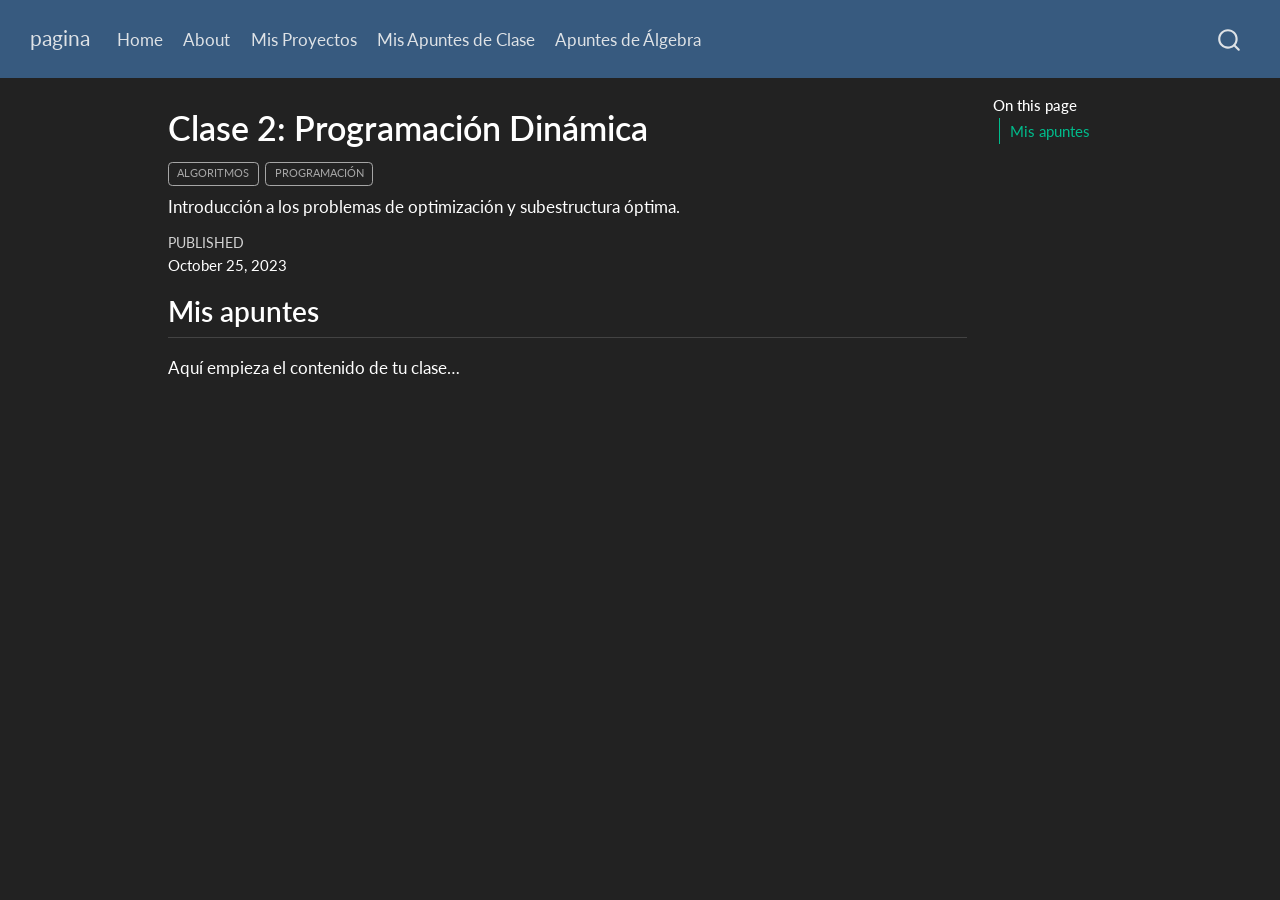
<file: clases/algebra/vectores.html>
<!DOCTYPE html>
<html xmlns="http://www.w3.org/1999/xhtml" lang="en" xml:lang="en"><head>

<meta charset="utf-8">
<meta name="generator" content="quarto-1.7.32">

<meta name="viewport" content="width=device-width, initial-scale=1.0, user-scalable=yes">

<meta name="dcterms.date" content="2023-10-25">
<meta name="description" content="Introducción a los problemas de optimización y subestructura óptima.">

<title>Clase 2: Programación Dinámica – pagina</title>
<style>
code{white-space: pre-wrap;}
span.smallcaps{font-variant: small-caps;}
div.columns{display: flex; gap: min(4vw, 1.5em);}
div.column{flex: auto; overflow-x: auto;}
div.hanging-indent{margin-left: 1.5em; text-indent: -1.5em;}
ul.task-list{list-style: none;}
ul.task-list li input[type="checkbox"] {
  width: 0.8em;
  margin: 0 0.8em 0.2em -1em; /* quarto-specific, see https://github.com/quarto-dev/quarto-cli/issues/4556 */ 
  vertical-align: middle;
}
</style>


<script src="../../site_libs/quarto-nav/quarto-nav.js"></script>
<script src="../../site_libs/quarto-nav/headroom.min.js"></script>
<script src="../../site_libs/clipboard/clipboard.min.js"></script>
<script src="../../site_libs/quarto-search/autocomplete.umd.js"></script>
<script src="../../site_libs/quarto-search/fuse.min.js"></script>
<script src="../../site_libs/quarto-search/quarto-search.js"></script>
<meta name="quarto:offset" content="../../">
<script src="../../site_libs/quarto-html/quarto.js" type="module"></script>
<script src="../../site_libs/quarto-html/tabsets/tabsets.js" type="module"></script>
<script src="../../site_libs/quarto-html/popper.min.js"></script>
<script src="../../site_libs/quarto-html/tippy.umd.min.js"></script>
<script src="../../site_libs/quarto-html/anchor.min.js"></script>
<link href="../../site_libs/quarto-html/tippy.css" rel="stylesheet">
<link href="../../site_libs/quarto-html/quarto-syntax-highlighting-dark-2fef5ea3f8957b3e4ecc936fc74692ca.css" rel="stylesheet" id="quarto-text-highlighting-styles">
<script src="../../site_libs/bootstrap/bootstrap.min.js"></script>
<link href="../../site_libs/bootstrap/bootstrap-icons.css" rel="stylesheet">
<link href="../../site_libs/bootstrap/bootstrap-e008de6af8431252e29b262ac60134c5.min.css" rel="stylesheet" append-hash="true" id="quarto-bootstrap" data-mode="dark">
<script id="quarto-search-options" type="application/json">{
  "location": "navbar",
  "copy-button": false,
  "collapse-after": 3,
  "panel-placement": "end",
  "type": "overlay",
  "limit": 50,
  "keyboard-shortcut": [
    "f",
    "/",
    "s"
  ],
  "show-item-context": false,
  "language": {
    "search-no-results-text": "No results",
    "search-matching-documents-text": "matching documents",
    "search-copy-link-title": "Copy link to search",
    "search-hide-matches-text": "Hide additional matches",
    "search-more-match-text": "more match in this document",
    "search-more-matches-text": "more matches in this document",
    "search-clear-button-title": "Clear",
    "search-text-placeholder": "",
    "search-detached-cancel-button-title": "Cancel",
    "search-submit-button-title": "Submit",
    "search-label": "Search"
  }
}</script>


<link rel="stylesheet" href="../../styles.css">
</head>

<body class="nav-fixed quarto-light">

<div id="quarto-search-results"></div>
  <header id="quarto-header" class="headroom fixed-top">
    <nav class="navbar navbar-expand-lg " data-bs-theme="dark">
      <div class="navbar-container container-fluid">
      <div class="navbar-brand-container mx-auto">
    <a class="navbar-brand" href="../../index.html">
    <span class="navbar-title">pagina</span>
    </a>
  </div>
            <div id="quarto-search" class="" title="Search"></div>
          <button class="navbar-toggler" type="button" data-bs-toggle="collapse" data-bs-target="#navbarCollapse" aria-controls="navbarCollapse" role="menu" aria-expanded="false" aria-label="Toggle navigation" onclick="if (window.quartoToggleHeadroom) { window.quartoToggleHeadroom(); }">
  <span class="navbar-toggler-icon"></span>
</button>
          <div class="collapse navbar-collapse" id="navbarCollapse">
            <ul class="navbar-nav navbar-nav-scroll me-auto">
  <li class="nav-item">
    <a class="nav-link" href="../../index.html"> 
<span class="menu-text">Home</span></a>
  </li>  
  <li class="nav-item">
    <a class="nav-link" href="../../about.html"> 
<span class="menu-text">About</span></a>
  </li>  
  <li class="nav-item">
    <a class="nav-link" href="../../proyectos.html"> 
<span class="menu-text">Mis Proyectos</span></a>
  </li>  
  <li class="nav-item">
    <a class="nav-link" href="../../biblioteca.html"> 
<span class="menu-text">Mis Apuntes de Clase</span></a>
  </li>  
  <li class="nav-item">
    <a class="nav-link" href="../../indice_algebra.html"> 
<span class="menu-text">Apuntes de Álgebra</span></a>
  </li>  
</ul>
          </div> <!-- /navcollapse -->
            <div class="quarto-navbar-tools">
</div>
      </div> <!-- /container-fluid -->
    </nav>
</header>
<!-- content -->
<div id="quarto-content" class="quarto-container page-columns page-rows-contents page-layout-article page-navbar">
<!-- sidebar -->
<!-- margin-sidebar -->
    <div id="quarto-margin-sidebar" class="sidebar margin-sidebar">
        <nav id="TOC" role="doc-toc" class="toc-active">
    <h2 id="toc-title">On this page</h2>
   
  <ul>
  <li><a href="#mis-apuntes" id="toc-mis-apuntes" class="nav-link active" data-scroll-target="#mis-apuntes">Mis apuntes</a></li>
  </ul>
</nav>
    </div>
<!-- main -->
<main class="content" id="quarto-document-content">

<header id="title-block-header" class="quarto-title-block default">
<div class="quarto-title">
<h1 class="title">Clase 2: Programación Dinámica</h1>
  <div class="quarto-categories">
    <div class="quarto-category">Algoritmos</div>
    <div class="quarto-category">Programación</div>
  </div>
  </div>

<div>
  <div class="description">
    Introducción a los problemas de optimización y subestructura óptima.
  </div>
</div>


<div class="quarto-title-meta">

    
    <div>
    <div class="quarto-title-meta-heading">Published</div>
    <div class="quarto-title-meta-contents">
      <p class="date">October 25, 2023</p>
    </div>
  </div>
  
    
  </div>
  


</header>


<section id="mis-apuntes" class="level2">
<h2 class="anchored" data-anchor-id="mis-apuntes">Mis apuntes</h2>
<p>Aquí empieza el contenido de tu clase…</p>


</section>

</main> <!-- /main -->
<script id="quarto-html-after-body" type="application/javascript">
  window.document.addEventListener("DOMContentLoaded", function (event) {
    const icon = "";
    const anchorJS = new window.AnchorJS();
    anchorJS.options = {
      placement: 'right',
      icon: icon
    };
    anchorJS.add('.anchored');
    const isCodeAnnotation = (el) => {
      for (const clz of el.classList) {
        if (clz.startsWith('code-annotation-')) {                     
          return true;
        }
      }
      return false;
    }
    const onCopySuccess = function(e) {
      // button target
      const button = e.trigger;
      // don't keep focus
      button.blur();
      // flash "checked"
      button.classList.add('code-copy-button-checked');
      var currentTitle = button.getAttribute("title");
      button.setAttribute("title", "Copied!");
      let tooltip;
      if (window.bootstrap) {
        button.setAttribute("data-bs-toggle", "tooltip");
        button.setAttribute("data-bs-placement", "left");
        button.setAttribute("data-bs-title", "Copied!");
        tooltip = new bootstrap.Tooltip(button, 
          { trigger: "manual", 
            customClass: "code-copy-button-tooltip",
            offset: [0, -8]});
        tooltip.show();    
      }
      setTimeout(function() {
        if (tooltip) {
          tooltip.hide();
          button.removeAttribute("data-bs-title");
          button.removeAttribute("data-bs-toggle");
          button.removeAttribute("data-bs-placement");
        }
        button.setAttribute("title", currentTitle);
        button.classList.remove('code-copy-button-checked');
      }, 1000);
      // clear code selection
      e.clearSelection();
    }
    const getTextToCopy = function(trigger) {
        const codeEl = trigger.previousElementSibling.cloneNode(true);
        for (const childEl of codeEl.children) {
          if (isCodeAnnotation(childEl)) {
            childEl.remove();
          }
        }
        return codeEl.innerText;
    }
    const clipboard = new window.ClipboardJS('.code-copy-button:not([data-in-quarto-modal])', {
      text: getTextToCopy
    });
    clipboard.on('success', onCopySuccess);
    if (window.document.getElementById('quarto-embedded-source-code-modal')) {
      const clipboardModal = new window.ClipboardJS('.code-copy-button[data-in-quarto-modal]', {
        text: getTextToCopy,
        container: window.document.getElementById('quarto-embedded-source-code-modal')
      });
      clipboardModal.on('success', onCopySuccess);
    }
      var localhostRegex = new RegExp(/^(?:http|https):\/\/localhost\:?[0-9]*\//);
      var mailtoRegex = new RegExp(/^mailto:/);
        var filterRegex = new RegExp("https:\/\/qualityvvs\.github\.io\/website\/");
      var isInternal = (href) => {
          return filterRegex.test(href) || localhostRegex.test(href) || mailtoRegex.test(href);
      }
      // Inspect non-navigation links and adorn them if external
     var links = window.document.querySelectorAll('a[href]:not(.nav-link):not(.navbar-brand):not(.toc-action):not(.sidebar-link):not(.sidebar-item-toggle):not(.pagination-link):not(.no-external):not([aria-hidden]):not(.dropdown-item):not(.quarto-navigation-tool):not(.about-link)');
      for (var i=0; i<links.length; i++) {
        const link = links[i];
        if (!isInternal(link.href)) {
          // undo the damage that might have been done by quarto-nav.js in the case of
          // links that we want to consider external
          if (link.dataset.originalHref !== undefined) {
            link.href = link.dataset.originalHref;
          }
        }
      }
    function tippyHover(el, contentFn, onTriggerFn, onUntriggerFn) {
      const config = {
        allowHTML: true,
        maxWidth: 500,
        delay: 100,
        arrow: false,
        appendTo: function(el) {
            return el.parentElement;
        },
        interactive: true,
        interactiveBorder: 10,
        theme: 'quarto',
        placement: 'bottom-start',
      };
      if (contentFn) {
        config.content = contentFn;
      }
      if (onTriggerFn) {
        config.onTrigger = onTriggerFn;
      }
      if (onUntriggerFn) {
        config.onUntrigger = onUntriggerFn;
      }
      window.tippy(el, config); 
    }
    const noterefs = window.document.querySelectorAll('a[role="doc-noteref"]');
    for (var i=0; i<noterefs.length; i++) {
      const ref = noterefs[i];
      tippyHover(ref, function() {
        // use id or data attribute instead here
        let href = ref.getAttribute('data-footnote-href') || ref.getAttribute('href');
        try { href = new URL(href).hash; } catch {}
        const id = href.replace(/^#\/?/, "");
        const note = window.document.getElementById(id);
        if (note) {
          return note.innerHTML;
        } else {
          return "";
        }
      });
    }
    const xrefs = window.document.querySelectorAll('a.quarto-xref');
    const processXRef = (id, note) => {
      // Strip column container classes
      const stripColumnClz = (el) => {
        el.classList.remove("page-full", "page-columns");
        if (el.children) {
          for (const child of el.children) {
            stripColumnClz(child);
          }
        }
      }
      stripColumnClz(note)
      if (id === null || id.startsWith('sec-')) {
        // Special case sections, only their first couple elements
        const container = document.createElement("div");
        if (note.children && note.children.length > 2) {
          container.appendChild(note.children[0].cloneNode(true));
          for (let i = 1; i < note.children.length; i++) {
            const child = note.children[i];
            if (child.tagName === "P" && child.innerText === "") {
              continue;
            } else {
              container.appendChild(child.cloneNode(true));
              break;
            }
          }
          if (window.Quarto?.typesetMath) {
            window.Quarto.typesetMath(container);
          }
          return container.innerHTML
        } else {
          if (window.Quarto?.typesetMath) {
            window.Quarto.typesetMath(note);
          }
          return note.innerHTML;
        }
      } else {
        // Remove any anchor links if they are present
        const anchorLink = note.querySelector('a.anchorjs-link');
        if (anchorLink) {
          anchorLink.remove();
        }
        if (window.Quarto?.typesetMath) {
          window.Quarto.typesetMath(note);
        }
        if (note.classList.contains("callout")) {
          return note.outerHTML;
        } else {
          return note.innerHTML;
        }
      }
    }
    for (var i=0; i<xrefs.length; i++) {
      const xref = xrefs[i];
      tippyHover(xref, undefined, function(instance) {
        instance.disable();
        let url = xref.getAttribute('href');
        let hash = undefined; 
        if (url.startsWith('#')) {
          hash = url;
        } else {
          try { hash = new URL(url).hash; } catch {}
        }
        if (hash) {
          const id = hash.replace(/^#\/?/, "");
          const note = window.document.getElementById(id);
          if (note !== null) {
            try {
              const html = processXRef(id, note.cloneNode(true));
              instance.setContent(html);
            } finally {
              instance.enable();
              instance.show();
            }
          } else {
            // See if we can fetch this
            fetch(url.split('#')[0])
            .then(res => res.text())
            .then(html => {
              const parser = new DOMParser();
              const htmlDoc = parser.parseFromString(html, "text/html");
              const note = htmlDoc.getElementById(id);
              if (note !== null) {
                const html = processXRef(id, note);
                instance.setContent(html);
              } 
            }).finally(() => {
              instance.enable();
              instance.show();
            });
          }
        } else {
          // See if we can fetch a full url (with no hash to target)
          // This is a special case and we should probably do some content thinning / targeting
          fetch(url)
          .then(res => res.text())
          .then(html => {
            const parser = new DOMParser();
            const htmlDoc = parser.parseFromString(html, "text/html");
            const note = htmlDoc.querySelector('main.content');
            if (note !== null) {
              // This should only happen for chapter cross references
              // (since there is no id in the URL)
              // remove the first header
              if (note.children.length > 0 && note.children[0].tagName === "HEADER") {
                note.children[0].remove();
              }
              const html = processXRef(null, note);
              instance.setContent(html);
            } 
          }).finally(() => {
            instance.enable();
            instance.show();
          });
        }
      }, function(instance) {
      });
    }
        let selectedAnnoteEl;
        const selectorForAnnotation = ( cell, annotation) => {
          let cellAttr = 'data-code-cell="' + cell + '"';
          let lineAttr = 'data-code-annotation="' +  annotation + '"';
          const selector = 'span[' + cellAttr + '][' + lineAttr + ']';
          return selector;
        }
        const selectCodeLines = (annoteEl) => {
          const doc = window.document;
          const targetCell = annoteEl.getAttribute("data-target-cell");
          const targetAnnotation = annoteEl.getAttribute("data-target-annotation");
          const annoteSpan = window.document.querySelector(selectorForAnnotation(targetCell, targetAnnotation));
          const lines = annoteSpan.getAttribute("data-code-lines").split(",");
          const lineIds = lines.map((line) => {
            return targetCell + "-" + line;
          })
          let top = null;
          let height = null;
          let parent = null;
          if (lineIds.length > 0) {
              //compute the position of the single el (top and bottom and make a div)
              const el = window.document.getElementById(lineIds[0]);
              top = el.offsetTop;
              height = el.offsetHeight;
              parent = el.parentElement.parentElement;
            if (lineIds.length > 1) {
              const lastEl = window.document.getElementById(lineIds[lineIds.length - 1]);
              const bottom = lastEl.offsetTop + lastEl.offsetHeight;
              height = bottom - top;
            }
            if (top !== null && height !== null && parent !== null) {
              // cook up a div (if necessary) and position it 
              let div = window.document.getElementById("code-annotation-line-highlight");
              if (div === null) {
                div = window.document.createElement("div");
                div.setAttribute("id", "code-annotation-line-highlight");
                div.style.position = 'absolute';
                parent.appendChild(div);
              }
              div.style.top = top - 2 + "px";
              div.style.height = height + 4 + "px";
              div.style.left = 0;
              let gutterDiv = window.document.getElementById("code-annotation-line-highlight-gutter");
              if (gutterDiv === null) {
                gutterDiv = window.document.createElement("div");
                gutterDiv.setAttribute("id", "code-annotation-line-highlight-gutter");
                gutterDiv.style.position = 'absolute';
                const codeCell = window.document.getElementById(targetCell);
                const gutter = codeCell.querySelector('.code-annotation-gutter');
                gutter.appendChild(gutterDiv);
              }
              gutterDiv.style.top = top - 2 + "px";
              gutterDiv.style.height = height + 4 + "px";
            }
            selectedAnnoteEl = annoteEl;
          }
        };
        const unselectCodeLines = () => {
          const elementsIds = ["code-annotation-line-highlight", "code-annotation-line-highlight-gutter"];
          elementsIds.forEach((elId) => {
            const div = window.document.getElementById(elId);
            if (div) {
              div.remove();
            }
          });
          selectedAnnoteEl = undefined;
        };
          // Handle positioning of the toggle
      window.addEventListener(
        "resize",
        throttle(() => {
          elRect = undefined;
          if (selectedAnnoteEl) {
            selectCodeLines(selectedAnnoteEl);
          }
        }, 10)
      );
      function throttle(fn, ms) {
      let throttle = false;
      let timer;
        return (...args) => {
          if(!throttle) { // first call gets through
              fn.apply(this, args);
              throttle = true;
          } else { // all the others get throttled
              if(timer) clearTimeout(timer); // cancel #2
              timer = setTimeout(() => {
                fn.apply(this, args);
                timer = throttle = false;
              }, ms);
          }
        };
      }
        // Attach click handler to the DT
        const annoteDls = window.document.querySelectorAll('dt[data-target-cell]');
        for (const annoteDlNode of annoteDls) {
          annoteDlNode.addEventListener('click', (event) => {
            const clickedEl = event.target;
            if (clickedEl !== selectedAnnoteEl) {
              unselectCodeLines();
              const activeEl = window.document.querySelector('dt[data-target-cell].code-annotation-active');
              if (activeEl) {
                activeEl.classList.remove('code-annotation-active');
              }
              selectCodeLines(clickedEl);
              clickedEl.classList.add('code-annotation-active');
            } else {
              // Unselect the line
              unselectCodeLines();
              clickedEl.classList.remove('code-annotation-active');
            }
          });
        }
    const findCites = (el) => {
      const parentEl = el.parentElement;
      if (parentEl) {
        const cites = parentEl.dataset.cites;
        if (cites) {
          return {
            el,
            cites: cites.split(' ')
          };
        } else {
          return findCites(el.parentElement)
        }
      } else {
        return undefined;
      }
    };
    var bibliorefs = window.document.querySelectorAll('a[role="doc-biblioref"]');
    for (var i=0; i<bibliorefs.length; i++) {
      const ref = bibliorefs[i];
      const citeInfo = findCites(ref);
      if (citeInfo) {
        tippyHover(citeInfo.el, function() {
          var popup = window.document.createElement('div');
          citeInfo.cites.forEach(function(cite) {
            var citeDiv = window.document.createElement('div');
            citeDiv.classList.add('hanging-indent');
            citeDiv.classList.add('csl-entry');
            var biblioDiv = window.document.getElementById('ref-' + cite);
            if (biblioDiv) {
              citeDiv.innerHTML = biblioDiv.innerHTML;
            }
            popup.appendChild(citeDiv);
          });
          return popup.innerHTML;
        });
      }
    }
  });
  </script>
</div> <!-- /content -->




</body></html>
</file>
<file: site_libs/quarto-html/tippy.css>
.tippy-box[data-animation=fade][data-state=hidden]{opacity:0}[data-tippy-root]{max-width:calc(100vw - 10px)}.tippy-box{position:relative;background-color:#333;color:#fff;border-radius:4px;font-size:14px;line-height:1.4;white-space:normal;outline:0;transition-property:transform,visibility,opacity}.tippy-box[data-placement^=top]>.tippy-arrow{bottom:0}.tippy-box[data-placement^=top]>.tippy-arrow:before{bottom:-7px;left:0;border-width:8px 8px 0;border-top-color:initial;transform-origin:center top}.tippy-box[data-placement^=bottom]>.tippy-arrow{top:0}.tippy-box[data-placement^=bottom]>.tippy-arrow:before{top:-7px;left:0;border-width:0 8px 8px;border-bottom-color:initial;transform-origin:center bottom}.tippy-box[data-placement^=left]>.tippy-arrow{right:0}.tippy-box[data-placement^=left]>.tippy-arrow:before{border-width:8px 0 8px 8px;border-left-color:initial;right:-7px;transform-origin:center left}.tippy-box[data-placement^=right]>.tippy-arrow{left:0}.tippy-box[data-placement^=right]>.tippy-arrow:before{left:-7px;border-width:8px 8px 8px 0;border-right-color:initial;transform-origin:center right}.tippy-box[data-inertia][data-state=visible]{transition-timing-function:cubic-bezier(.54,1.5,.38,1.11)}.tippy-arrow{width:16px;height:16px;color:#333}.tippy-arrow:before{content:"";position:absolute;border-color:transparent;border-style:solid}.tippy-content{position:relative;padding:5px 9px;z-index:1}
</file>
<file: site_libs/quarto-html/quarto-syntax-highlighting-dark-2fef5ea3f8957b3e4ecc936fc74692ca.css>
/* quarto syntax highlight colors */
:root {
  --quarto-hl-al-color: #f07178;
  --quarto-hl-an-color: #d4d0ab;
  --quarto-hl-at-color: #00e0e0;
  --quarto-hl-bn-color: #d4d0ab;
  --quarto-hl-bu-color: #abe338;
  --quarto-hl-ch-color: #abe338;
  --quarto-hl-co-color: #f8f8f2;
  --quarto-hl-cv-color: #ffd700;
  --quarto-hl-cn-color: #ffd700;
  --quarto-hl-cf-color: #ffa07a;
  --quarto-hl-dt-color: #ffa07a;
  --quarto-hl-dv-color: #d4d0ab;
  --quarto-hl-do-color: #f8f8f2;
  --quarto-hl-er-color: #f07178;
  --quarto-hl-ex-color: #00e0e0;
  --quarto-hl-fl-color: #d4d0ab;
  --quarto-hl-fu-color: #ffa07a;
  --quarto-hl-im-color: #abe338;
  --quarto-hl-in-color: #d4d0ab;
  --quarto-hl-kw-color: #ffa07a;
  --quarto-hl-op-color: #ffa07a;
  --quarto-hl-ot-color: #00e0e0;
  --quarto-hl-pp-color: #dcc6e0;
  --quarto-hl-re-color: #00e0e0;
  --quarto-hl-sc-color: #abe338;
  --quarto-hl-ss-color: #abe338;
  --quarto-hl-st-color: #abe338;
  --quarto-hl-va-color: #00e0e0;
  --quarto-hl-vs-color: #abe338;
  --quarto-hl-wa-color: #dcc6e0;
}

/* other quarto variables */
:root {
  --quarto-font-monospace: SFMono-Regular, Menlo, Monaco, Consolas, "Liberation Mono", "Courier New", monospace;
}

/* syntax highlight based on Pandoc's rules */
pre > code.sourceCode > span {
  color: #f8f8f2;
}

code.sourceCode > span {
  color: #f8f8f2;
}

div.sourceCode,
div.sourceCode pre.sourceCode {
  color: #f8f8f2;
}

/* Normal */
code span {
  color: #f8f8f2;
}

/* Alert */
code span.al {
  color: #f07178;
}

/* Annotation */
code span.an {
  color: #d4d0ab;
}

/* Attribute */
code span.at {
  color: #00e0e0;
}

/* BaseN */
code span.bn {
  color: #d4d0ab;
}

/* BuiltIn */
code span.bu {
  color: #abe338;
}

/* ControlFlow */
code span.cf {
  font-weight: bold;
  color: #ffa07a;
}

/* Char */
code span.ch {
  color: #abe338;
}

/* Constant */
code span.cn {
  color: #ffd700;
}

/* Comment */
code span.co {
  font-style: italic;
  color: #f8f8f2;
}

/* CommentVar */
code span.cv {
  color: #ffd700;
}

/* Documentation */
code span.do {
  color: #f8f8f2;
}

/* DataType */
code span.dt {
  color: #ffa07a;
}

/* DecVal */
code span.dv {
  color: #d4d0ab;
}

/* Error */
code span.er {
  color: #f07178;
  text-decoration: underline;
}

/* Extension */
code span.ex {
  font-weight: bold;
  color: #00e0e0;
}

/* Float */
code span.fl {
  color: #d4d0ab;
}

/* Function */
code span.fu {
  color: #ffa07a;
}

/* Import */
code span.im {
  color: #abe338;
}

/* Information */
code span.in {
  color: #d4d0ab;
}

/* Keyword */
code span.kw {
  font-weight: bold;
  color: #ffa07a;
}

/* Operator */
code span.op {
  color: #ffa07a;
}

/* Other */
code span.ot {
  color: #00e0e0;
}

/* Preprocessor */
code span.pp {
  color: #dcc6e0;
}

/* RegionMarker */
code span.re {
  background-color: #f8f8f2;
  color: #00e0e0;
}

/* SpecialChar */
code span.sc {
  color: #abe338;
}

/* SpecialString */
code span.ss {
  color: #abe338;
}

/* String */
code span.st {
  color: #abe338;
}

/* Variable */
code span.va {
  color: #00e0e0;
}

/* VerbatimString */
code span.vs {
  color: #abe338;
}

/* Warning */
code span.wa {
  color: #dcc6e0;
}

.prevent-inlining {
  content: "</";
}

/*# sourceMappingURL=9d1c423767af11a14e59cf8ecfea55bb.css.map */
</file>
<file: styles.css>
/* css styles */
</file>
